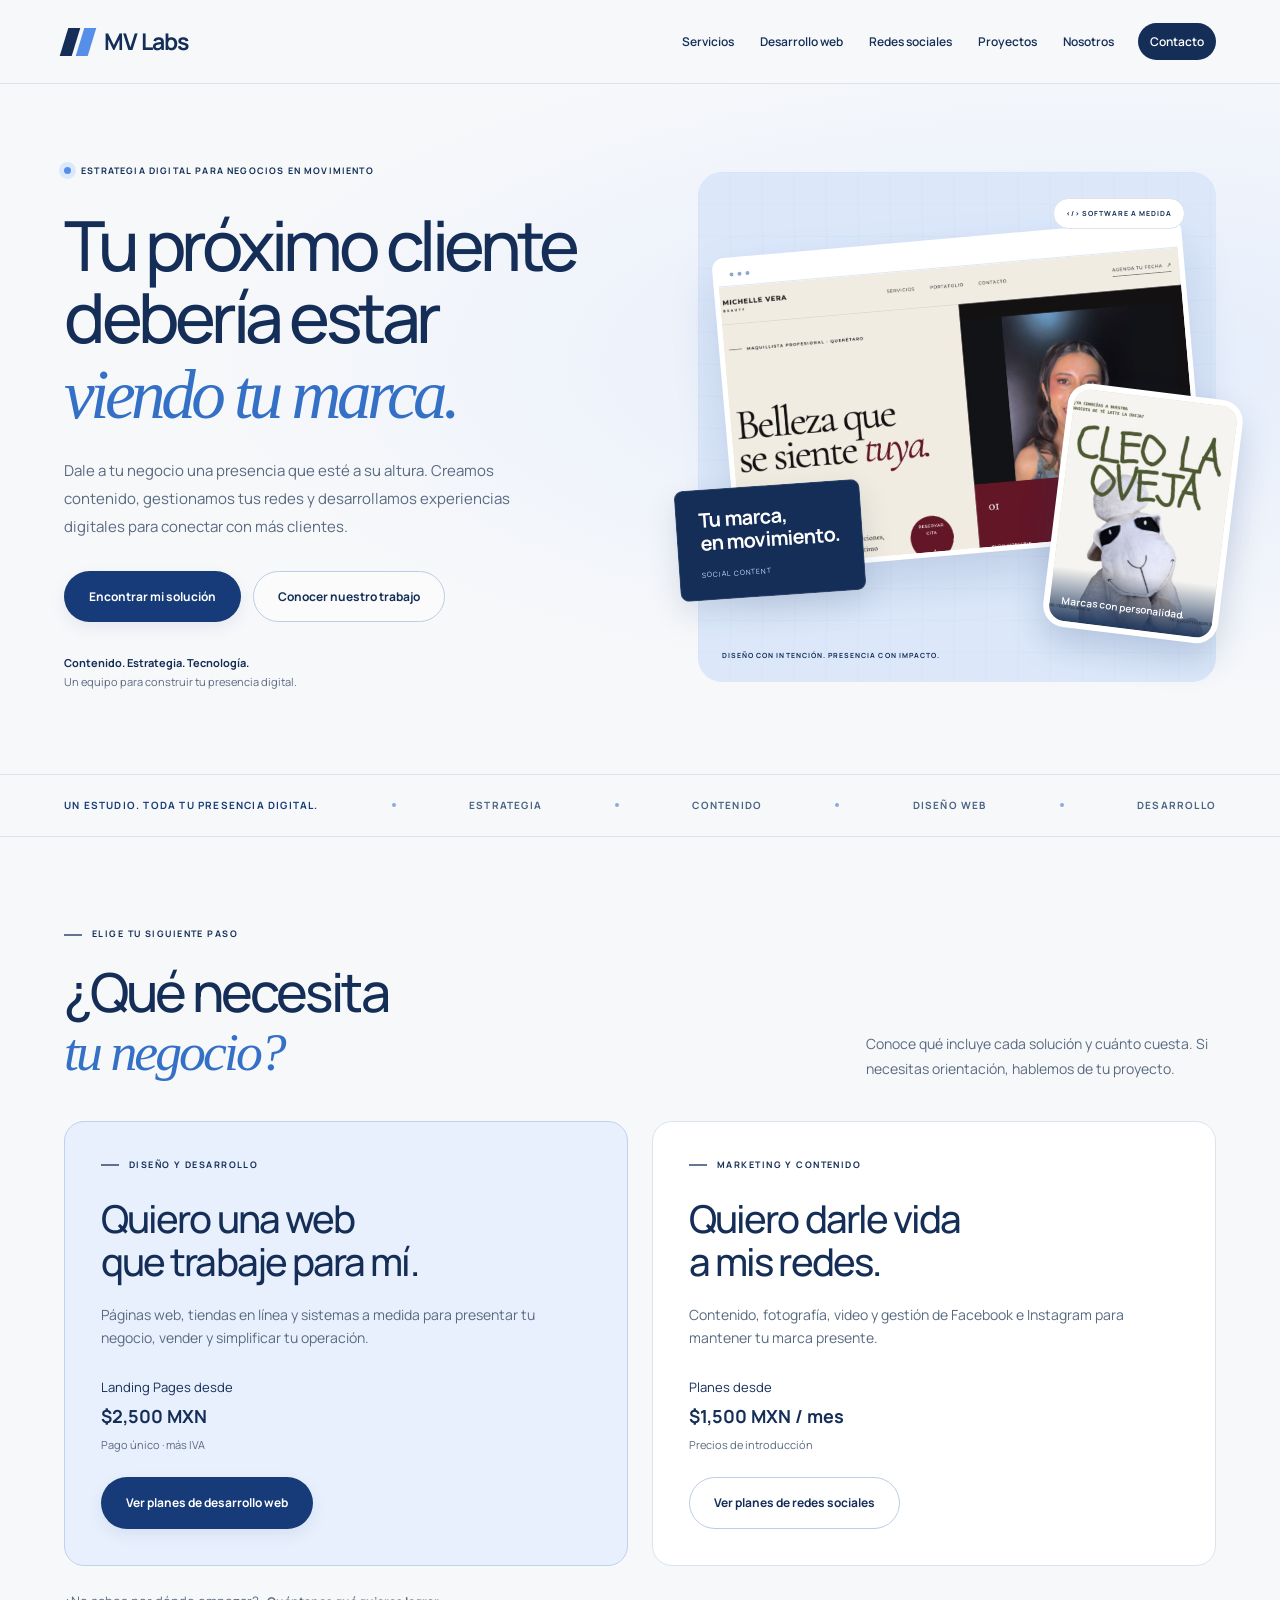
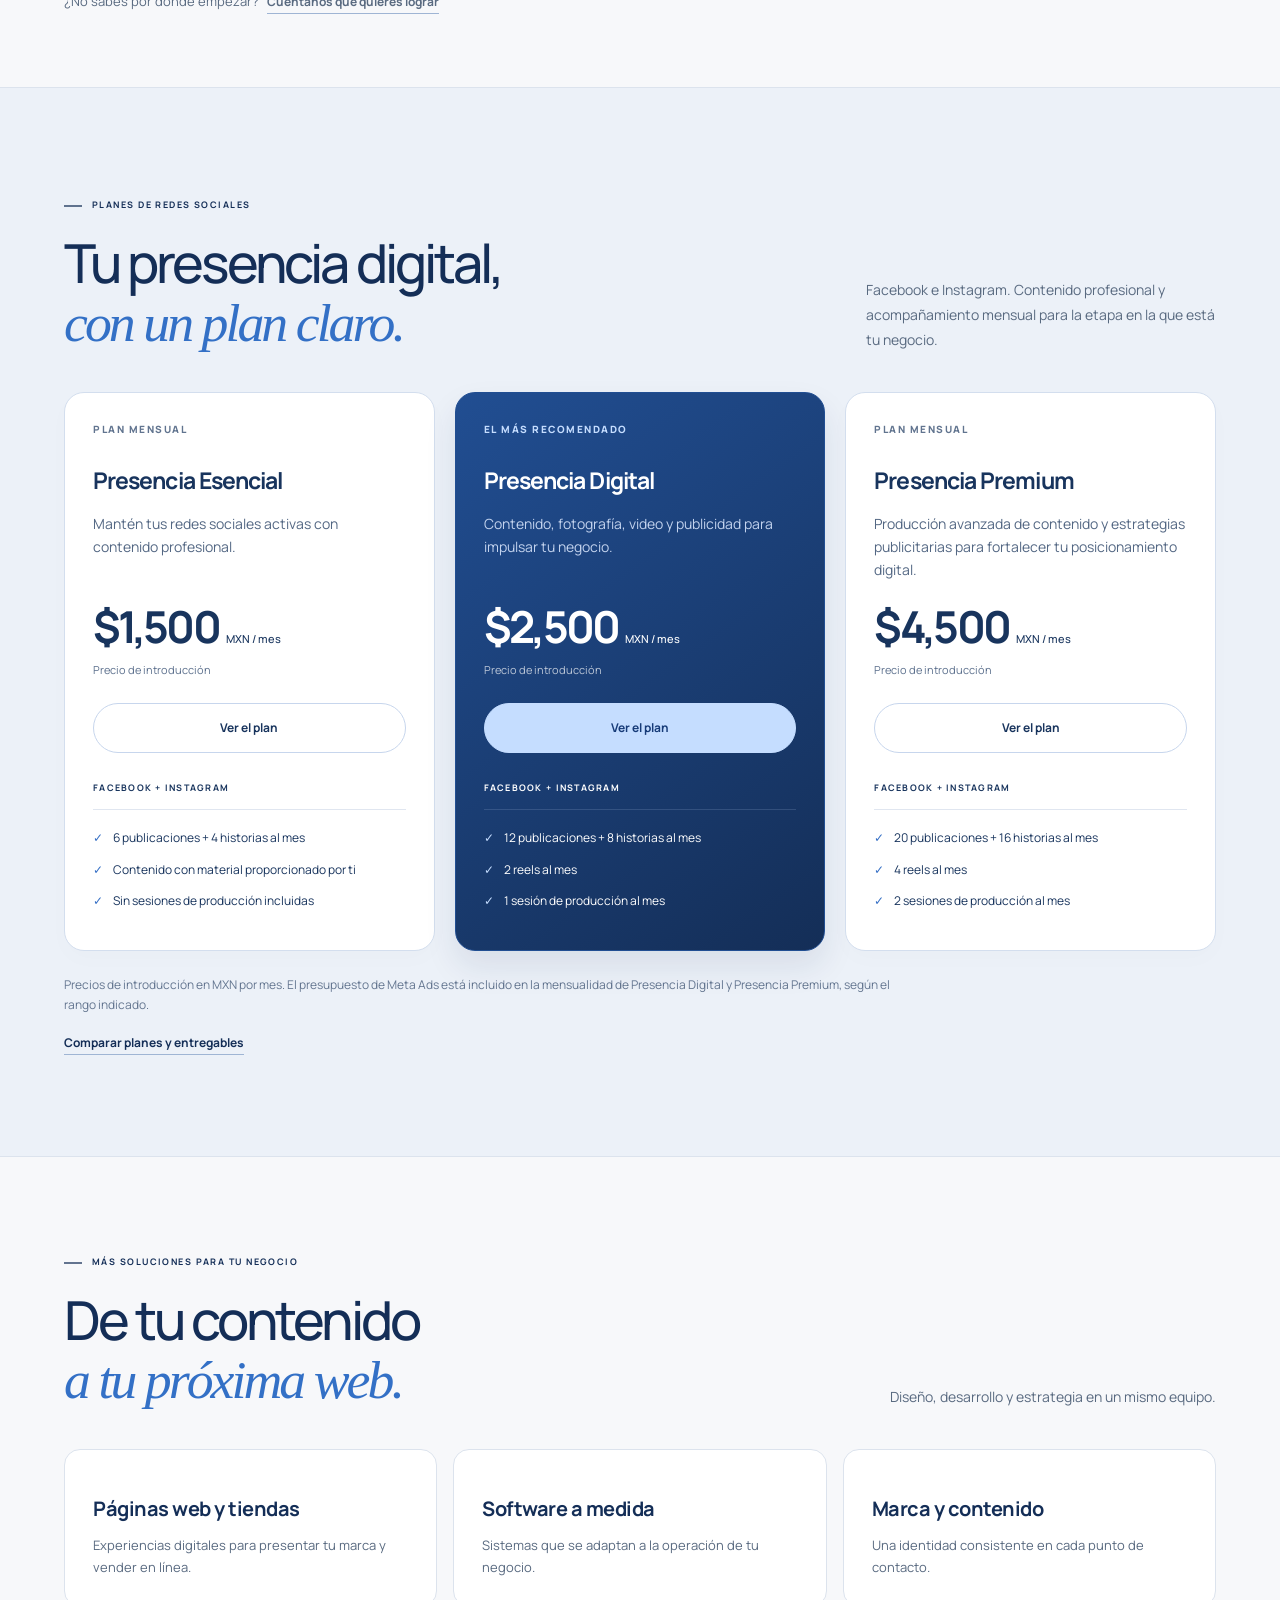
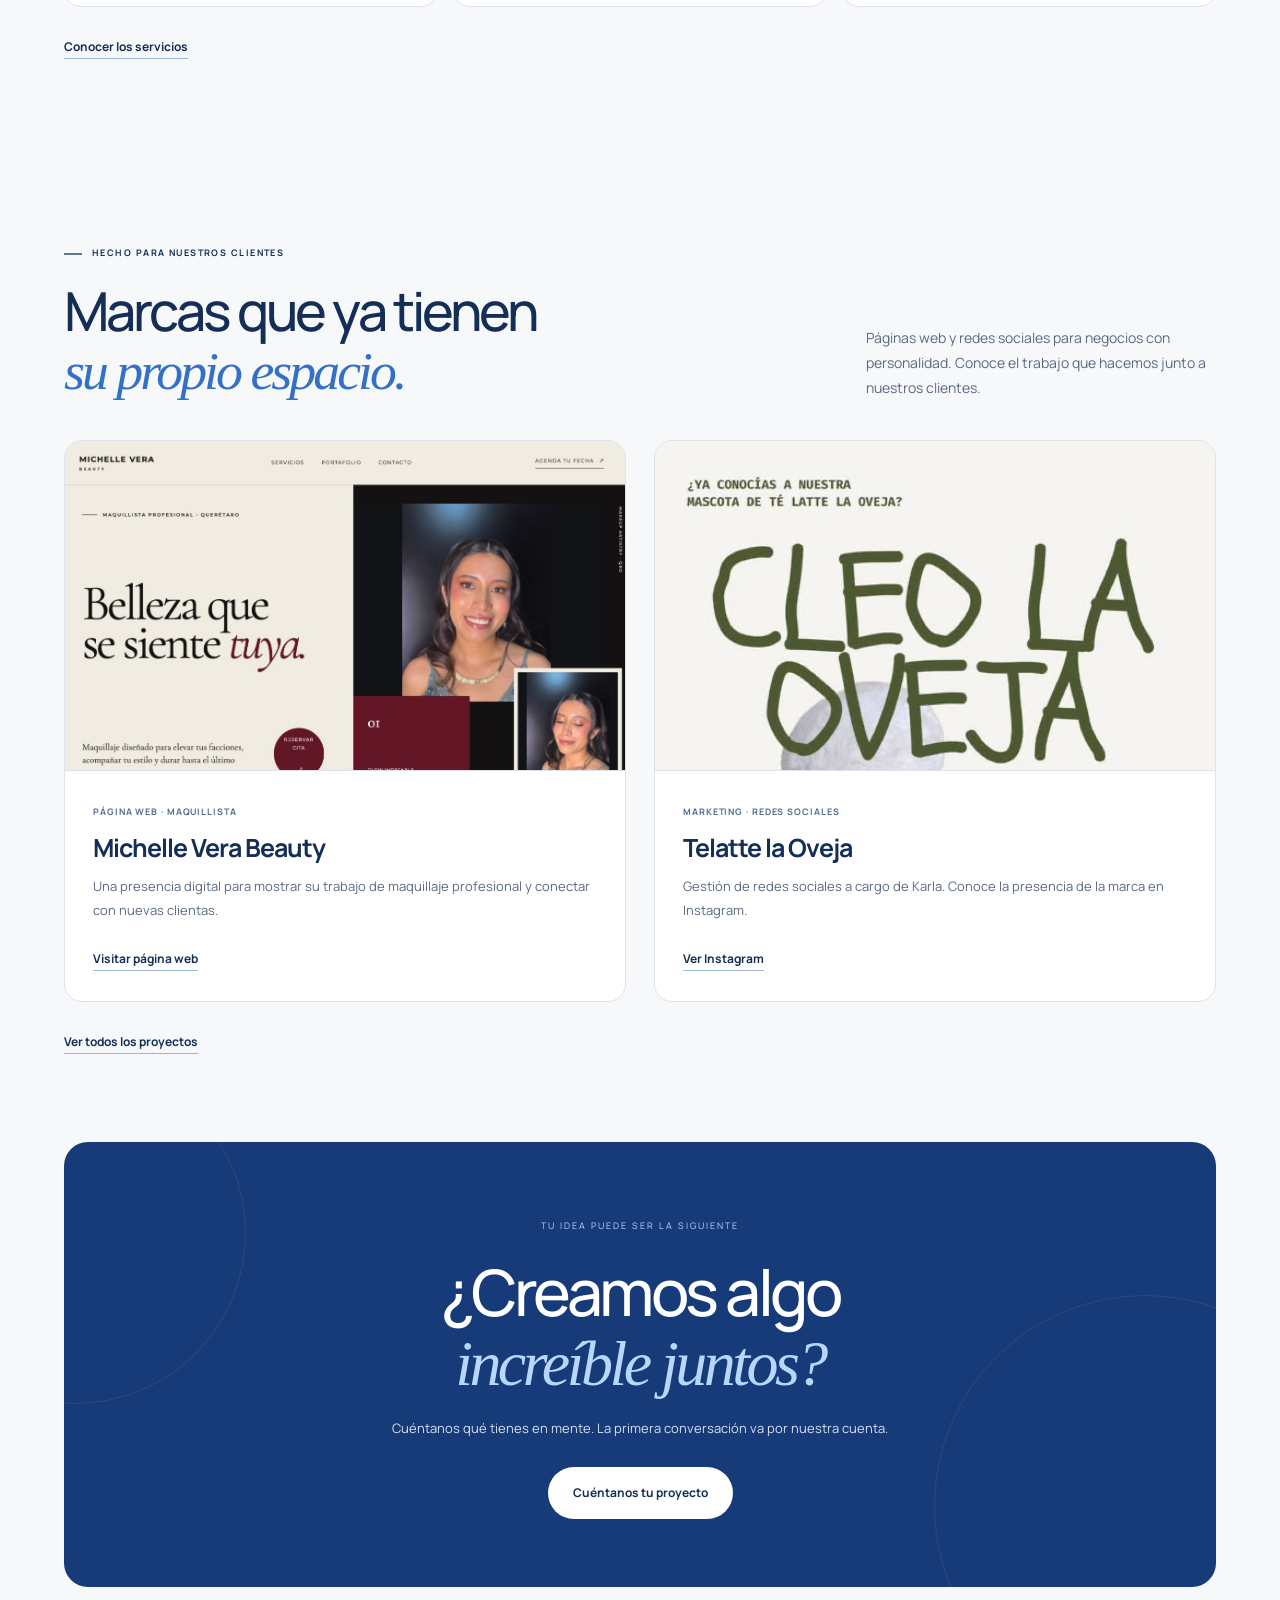
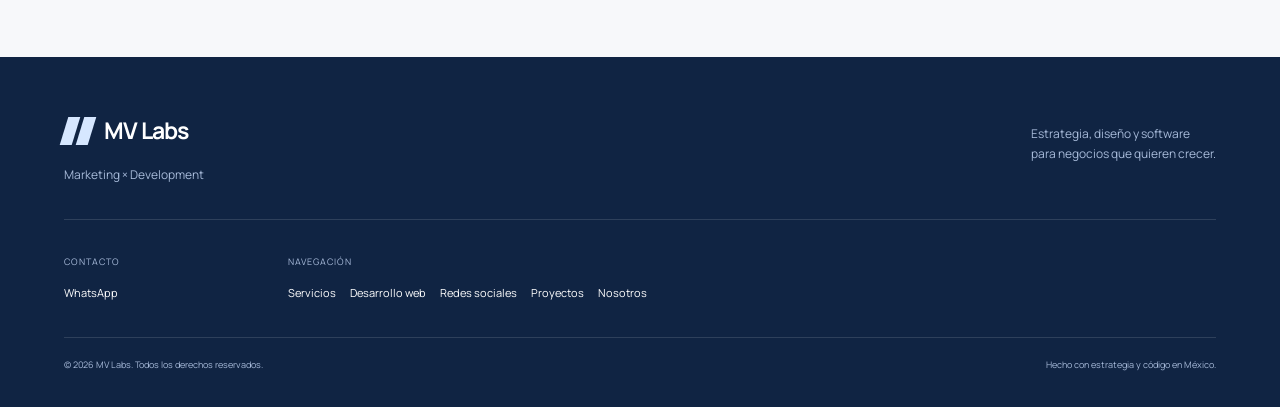
<file: index.html>
<!doctype html>
<html lang="es">

<head>
  <meta charset="UTF-8" />
  <meta name="viewport" content="width=device-width, initial-scale=1.0" />
  <meta name="theme-color" content="#173b78" />
  <meta name="description" content="Contenido, redes sociales y soluciones digitales para hacer crecer tu negocio." />
  <meta property="og:title" content="Marketing y desarrollo — MV Labs" />
  <meta property="og:description" content="Construimos experiencias digitales que hacen crecer negocios." />
  <meta property="og:type" content="website" />
  <title>Marketing y desarrollo — MV Labs</title>
  <link rel="preconnect" href="https://fonts.googleapis.com" />
  <link rel="preconnect" href="https://fonts.gstatic.com" crossorigin />
  <link
    href="https://fonts.googleapis.com/css2?family=DM+Sans:wght@400;500;600&family=Manrope:wght@400;500;600;700&display=swap"
    rel="stylesheet" />
  <link rel="stylesheet" href="styles.css?v=studio-1" />
  <link rel="stylesheet" href="design.css?v=navigation-2" />
    <script type="application/ld+json">
      {"@context":"https://schema.org","@type":"ProfessionalService","name":"MV Labs","description":"Estudio digital de marketing, diseño y desarrollo de software."}
    </script>
  <link rel="icon" href="/favicon.ico" sizes="any" />
  <link rel="icon" href="/favicon.svg" type="image/svg+xml" />
  <link rel="icon" href="/favicon-32.png" type="image/png" sizes="32x32" />
  <link rel="apple-touch-icon" href="/apple-touch-icon.png" sizes="180x180" />
</head>

<body>
  <a class="skip-link" href="#main">Ir al contenido</a>
  <header class="site-header" id="inicio">
    <a class="brand" href="index.html" aria-label="MV Labs, inicio">
      <span class="brand-mark" aria-hidden="true"><i></i><i></i></span>
      <span>MV Labs</span>
    </a>
    <nav class="desktop-nav" aria-label="Navegación principal">
      <a href="servicios.html">Servicios</a><a href="precios.html">Desarrollo web</a><a href="planes.html">Redes sociales</a><a href="proyectos.html">Proyectos</a><a
        href="nosotros.html">Nosotros</a><a href="contacto.html">Contacto</a>
    </nav>
    <button class="menu-toggle" aria-expanded="false" aria-controls="mobile-nav"
      aria-label="Abrir menú"><span></span><span></span></button>
    <nav class="mobile-nav" id="mobile-nav" aria-label="Navegación móvil">
      <a href="servicios.html">Servicios</a><a href="precios.html">Desarrollo web</a><a href="planes.html">Redes sociales</a><a href="proyectos.html">Proyectos</a><a
        href="nosotros.html">Nosotros</a><a href="contacto.html">Contacto</a>
    </nav>
  </header>
  <main id="main">
    <section class="hero section-pad">
      <div class="hero-copy reveal">
        <div class="eyebrow"><span></span> ESTRATEGIA DIGITAL PARA NEGOCIOS EN MOVIMIENTO</div>
        <h1>Tu próximo cliente<br>debería estar <em>viendo tu marca.</em></h1>
        <p>Dale a tu negocio una presencia que esté a su altura. Creamos contenido, gestionamos tus redes y
          desarrollamos experiencias digitales para conectar con más clientes.</p>
        <div class="hero-actions">
          <a class="button button-dark" href="#soluciones">Encontrar mi solución</a>
          <a class="button button-ghost" href="proyectos.html">Conocer nuestro trabajo</a>
        </div>
        <div class="hero-trust">
          <p><strong>Contenido. Estrategia. Tecnología.</strong><br>Un equipo para construir tu presencia digital.</p>
        </div>
      </div>
      <div class="hero-visual reveal" aria-label="Muestra de productos digitales creados por MV Labs">
        <div class="visual-grid"></div>
        <div class="browser-card">
          <div class="mini-bar"><i></i><i></i><i></i></div>
          <img class="hero-site-preview" src="assets/projects/michelle-vera.jpg" alt="Página web de Michelle Vera Beauty creada por MV Labs" width="1200" height="760" />
        </div>
        <div class="phone-card">
          <img src="assets/projects/telattela.jpg" alt="Identidad de Telatte la Oveja, cliente de redes sociales" width="400" height="600" />
          <p class="phone-caption">Marcas con personalidad.</p>
        </div>
        <div class="social-card"><strong>Tu marca,<br>en movimiento.</strong><small>SOCIAL CONTENT</small></div>
        <div class="code-chip">&lt;/&gt; SOFTWARE A MEDIDA</div>
        <div class="spark spark-one">✦</div>
        <div class="spark spark-two">✦</div>
      </div>
    </section>
    <div class="studio-strip section-pad" aria-label="Áreas del estudio"><span>UN ESTUDIO. TODA TU PRESENCIA DIGITAL.</span><i aria-hidden="true"></i><span>ESTRATEGIA</span><i aria-hidden="true"></i><span>CONTENIDO</span><i aria-hidden="true"></i><span>DISEÑO WEB</span><i aria-hidden="true"></i><span>DESARROLLO</span></div>
    <section class="solution-paths section-pad" id="soluciones" aria-labelledby="solutions-title">
      <div class="section-heading"><div><span class="section-index">ELIGE TU SIGUIENTE PASO</span><h2 id="solutions-title">¿Qué necesita<br><em>tu negocio?</em></h2></div><p>Conoce qué incluye cada solución y cuánto cuesta. Si necesitas orientación, hablemos de tu proyecto.</p></div>
      <div class="solution-grid">
        <article class="solution-card solution-card-dev"><span class="section-index">DISEÑO Y DESARROLLO</span><h3>Quiero una web<br>que trabaje para mí.</h3><p>Páginas web, tiendas en línea y sistemas a medida para presentar tu negocio, vender y simplificar tu operación.</p><p class="solution-price">Landing Pages desde <strong>$2,500 MXN</strong><small>Pago único · más IVA</small></p><a class="button button-dark" href="precios.html">Ver planes de desarrollo web</a></article>
        <article class="solution-card"><span class="section-index">MARKETING Y CONTENIDO</span><h3>Quiero darle vida<br>a mis redes.</h3><p>Contenido, fotografía, video y gestión de Facebook e Instagram para mantener tu marca presente.</p><p class="solution-price">Planes desde <strong>$1,500 MXN / mes</strong><small>Precios de introducción</small></p><a class="button button-ghost" href="planes.html">Ver planes de redes sociales</a></article>
      </div>
      <p class="solution-help">¿No sabes por dónde empezar? <a class="text-link" href="contacto.html">Cuéntanos qué quieres lograr</a></p>
    </section>
    <section class="plans-section section-pad" id="planes" aria-labelledby="plans-title">
      <div class="section-heading">
        <div><span class="section-index">PLANES DE REDES SOCIALES</span>
          <h2 id="plans-title">Tu presencia digital,<br><em>con un plan claro.</em></h2>
        </div>
        <p>Facebook e Instagram. Contenido profesional y acompañamiento mensual para la etapa en la que está tu negocio.
        </p>
      </div>
      <div data-plans data-compact class="plans-grid"></div>
      <p class="plans-note">Precios de introducción en MXN por mes. El presupuesto de Meta Ads está incluido en la
        mensualidad de Presencia Digital y Presencia Premium, según el rango indicado.</p>
      <a class="text-link" href="planes.html">Comparar planes y entregables</a>
    </section>
    <section class="services section-pad">
      <div class="section-heading">
        <div><span class="section-index">MÁS SOLUCIONES PARA TU NEGOCIO</span>
          <h2>De tu contenido<br><em>a tu próxima web.</em></h2>
        </div>
        <p>Diseño, desarrollo y estrategia en un mismo equipo.</p>
      </div>
      <div class="services-grid">
        <article class="service-card">
          <h3>Páginas web y tiendas</h3>
          <p>Experiencias digitales para presentar tu marca y vender en línea.</p>
        </article>
        <article class="service-card">
          <h3>Software a medida</h3>
          <p>Sistemas que se adaptan a la operación de tu negocio.</p>
        </article>
        <article class="service-card">
          <h3>Marca y contenido</h3>
          <p>Una identidad consistente en cada punto de contacto.</p>
        </article>
      </div><a class="text-link" href="servicios.html">Conocer los servicios</a>
    </section>
    <section class="work section-pad" aria-labelledby="clients-title">
      <div class="section-heading"><div><span class="section-index">HECHO PARA NUESTROS CLIENTES</span><h2 id="clients-title">Marcas que ya tienen<br><em>su propio espacio.</em></h2></div><p>Páginas web y redes sociales para negocios con personalidad. Conoce el trabajo que hacemos junto a nuestros clientes.</p></div>
      <div class="projects" id="client-projects-home"></div>
      <a class="text-link" href="proyectos.html">Ver todos los proyectos</a>
    </section>
    <section class="cta section-pad" id="contacto">
      <div class="cta-inner reveal">
        <div class="cta-mark" aria-hidden="true">✦</div><span>TU IDEA PUEDE SER LA SIGUIENTE</span>
        <h2>¿Creamos algo<br /><em>increíble juntos?</em></h2>
        <p>Cuéntanos qué tienes en mente. La primera conversación va por nuestra cuenta.</p><a
          class="button button-light" href="contacto.html">Cuéntanos tu proyecto</a>
      </div>
    </section>
  </main>
  <footer class="footer section-pad">
    <div class="footer-main">
      <div><a class="brand brand-footer" href="index.html" aria-current="page"><span
            class="brand-mark"><i></i><i></i></span><span>MV Labs</span></a>
        <p>Marketing × Development</p>
      </div>
      <p class="footer-note">Estrategia, diseño y software<br />para negocios que quieren crecer.</p>
    </div>
    <div class="footer-links">
      <div><span>CONTACTO</span><a
          href="https://wa.me/524427421651?text=Hola%20MV%20Labs%2C%20quiero%20informaci%C3%B3n%20sobre%20sus%20servicios."
          target="_blank" rel="noopener noreferrer">WhatsApp</a></div>
      <div><span>NAVEGACIÓN</span><a href="servicios.html">Servicios</a><a href="precios.html">Desarrollo web</a><a href="planes.html">Redes sociales</a><a
          href="proyectos.html">Proyectos</a><a href="nosotros.html">Nosotros</a></div>
    </div>
    <div class="footer-bottom">
      <p>© <span id="year"></span> MV Labs. Todos los derechos reservados.</p>
      <p>Hecho con estrategia y código en México.</p>
    </div>
  </footer>
  <script src="plans.js?v=pages-3" type="module"></script>
  <script src="app.js?v=studio-1" type="module"></script>
</body>

</html>
</file>
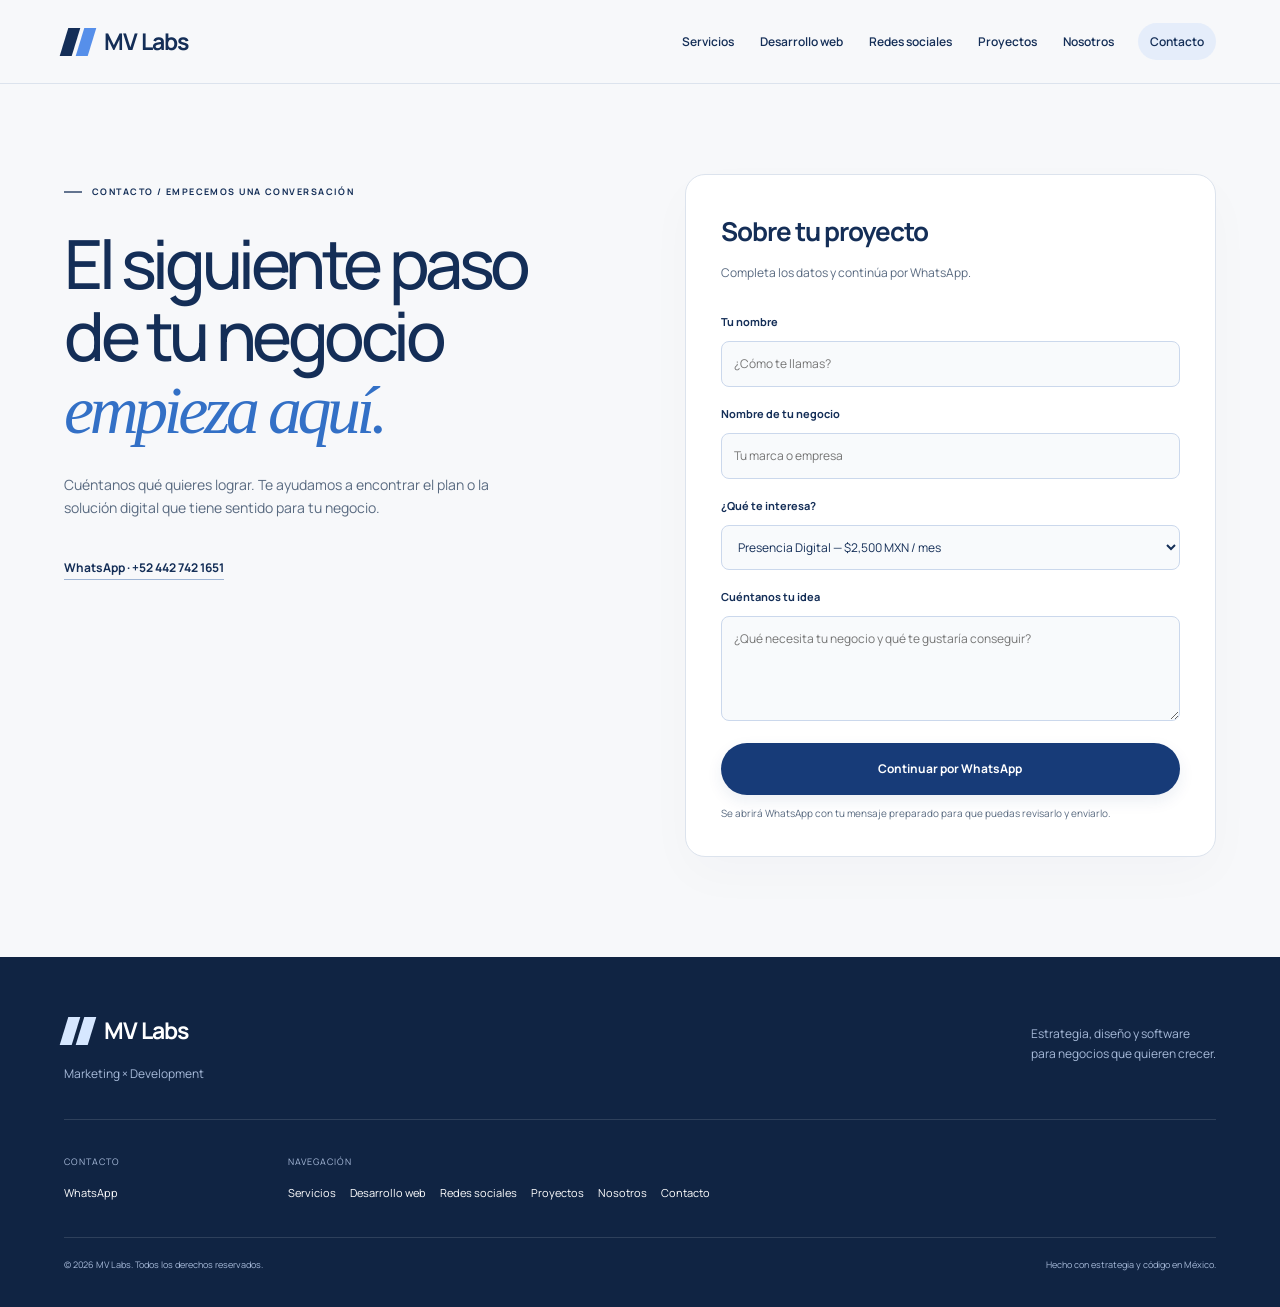
<file: contacto.html>
<!doctype html>
<html lang="es">
  <head>
    <meta charset="UTF-8" />
    <meta name="viewport" content="width=device-width, initial-scale=1.0" />
    <meta name="theme-color" content="#173b78" />
    <meta name="description" content="Hablemos de tu negocio. Contacta a MV Labs para planes de redes sociales, diseño web y software a medida." />
    <meta property="og:title" content="MV Labs — Marketing × Development" />
    <meta property="og:description" content="Construimos experiencias digitales que hacen crecer negocios." />
    <meta property="og:type" content="website" />
    <title>Contacto — MV Labs</title>
    <link rel="preconnect" href="https://fonts.googleapis.com" />
    <link rel="preconnect" href="https://fonts.gstatic.com" crossorigin />
    <link href="https://fonts.googleapis.com/css2?family=DM+Sans:wght@400;500;600&family=Manrope:wght@400;500;600;700&display=swap" rel="stylesheet" />
    <link rel="stylesheet" href="styles.css?v=studio-1" />
    <link rel="stylesheet" href="design.css?v=navigation-2" />
    <script type="application/ld+json">
      {"@context":"https://schema.org","@type":"ProfessionalService","name":"MV Labs","description":"Estudio digital de marketing, diseño y desarrollo de software."}
    </script>
    <link rel="icon" href="/favicon.ico" sizes="any" />
  <link rel="icon" href="/favicon.svg" type="image/svg+xml" />
  <link rel="icon" href="/favicon-32.png" type="image/png" sizes="32x32" />
  <link rel="apple-touch-icon" href="/apple-touch-icon.png" sizes="180x180" />
</head>
  <body>
    <a class="skip-link" href="#main">Ir al contenido</a>
    <header class="site-header" id="inicio">
      <a class="brand" href="index.html" aria-label="MV Labs, inicio">
        <span class="brand-mark" aria-hidden="true"><i></i><i></i></span>
        <span>MV Labs</span>
      </a>
      <nav class="desktop-nav" aria-label="Navegación principal">
        <a href="servicios.html">Servicios</a><a href="precios.html">Desarrollo web</a><a href="planes.html">Redes sociales</a><a href="proyectos.html">Proyectos</a><a href="nosotros.html">Nosotros</a><a href="contacto.html" aria-current="page">Contacto</a>
      </nav>
      <button class="menu-toggle" aria-expanded="false" aria-controls="mobile-nav" aria-label="Abrir menú"><span></span><span></span></button>
      <nav class="mobile-nav" id="mobile-nav" aria-label="Navegación móvil">
        <a href="servicios.html">Servicios</a><a href="precios.html">Desarrollo web</a><a href="planes.html">Redes sociales</a><a href="proyectos.html">Proyectos</a><a href="nosotros.html">Nosotros</a><a href="contacto.html" aria-current="page">Contacto</a>
      </nav>
    </header>
    <main id="main" class="contact-page section-pad">
      <div class="contact-intro"><span class="section-index">CONTACTO / EMPECEMOS UNA CONVERSACIÓN</span><h1>El siguiente paso<br>de tu negocio<br><em>empieza aquí.</em></h1><p>Cuéntanos qué quieres lograr. Te ayudamos a encontrar el plan o la solución digital que tiene sentido para tu negocio.</p><a class="text-link" href="https://wa.me/524427421651" target="_blank" rel="noopener noreferrer">WhatsApp · +52 442 742 1651</a></div>
      <form id="contact-form" class="contact-form"><h2>Sobre tu proyecto</h2><p>Completa los datos y continúa por WhatsApp.</p><label for="name">Tu nombre</label><input id="name" name="name" autocomplete="name" required maxlength="100" placeholder="¿Cómo te llamas?"><label for="business">Nombre de tu negocio</label><input id="business" name="business" autocomplete="organization" maxlength="150" placeholder="Tu marca o empresa"><label for="service">¿Qué te interesa?</label><select id="service" name="service"><option>Presencia Esencial — $1,500 MXN / mes</option><option selected>Presencia Digital — $2,500 MXN / mes</option><option>Presencia Premium — $4,500 MXN / mes</option><option>Página web o tienda en línea</option><option>Software a medida</option><option>Otro proyecto</option></select><label for="message">Cuéntanos tu idea</label><textarea id="message" name="message" rows="4" required maxlength="2000" placeholder="¿Qué necesita tu negocio y qué te gustaría conseguir?"></textarea><button class="button button-dark" type="submit">Continuar por WhatsApp</button><small>Se abrirá WhatsApp con tu mensaje preparado para que puedas revisarlo y enviarlo.</small></form>
    </main>
    <footer class="footer section-pad">
      <div class="footer-main"><div><a class="brand brand-footer" href="index.html"><span class="brand-mark"><i></i><i></i></span><span>MV Labs</span></a><p>Marketing × Development</p></div><p class="footer-note">Estrategia, diseño y software<br />para negocios que quieren crecer.</p></div>
      <div class="footer-links"><div><span>CONTACTO</span><a href="https://wa.me/524427421651?text=Hola%20MV%20Labs%2C%20quiero%20informaci%C3%B3n%20sobre%20sus%20servicios." target="_blank" rel="noopener noreferrer">WhatsApp</a></div><div><span>NAVEGACIÓN</span><a href="servicios.html">Servicios</a><a href="precios.html">Desarrollo web</a><a href="planes.html">Redes sociales</a><a href="proyectos.html">Proyectos</a><a href="nosotros.html">Nosotros</a><a href="contacto.html">Contacto</a></div></div>
      <div class="footer-bottom"><p>© <span id="year"></span> MV Labs. Todos los derechos reservados.</p><p>Hecho con estrategia y código en México.</p></div>
    </footer>
    <script src="contact.js?v=pages-3" type="module"></script>
  </body>
</html>
</file>
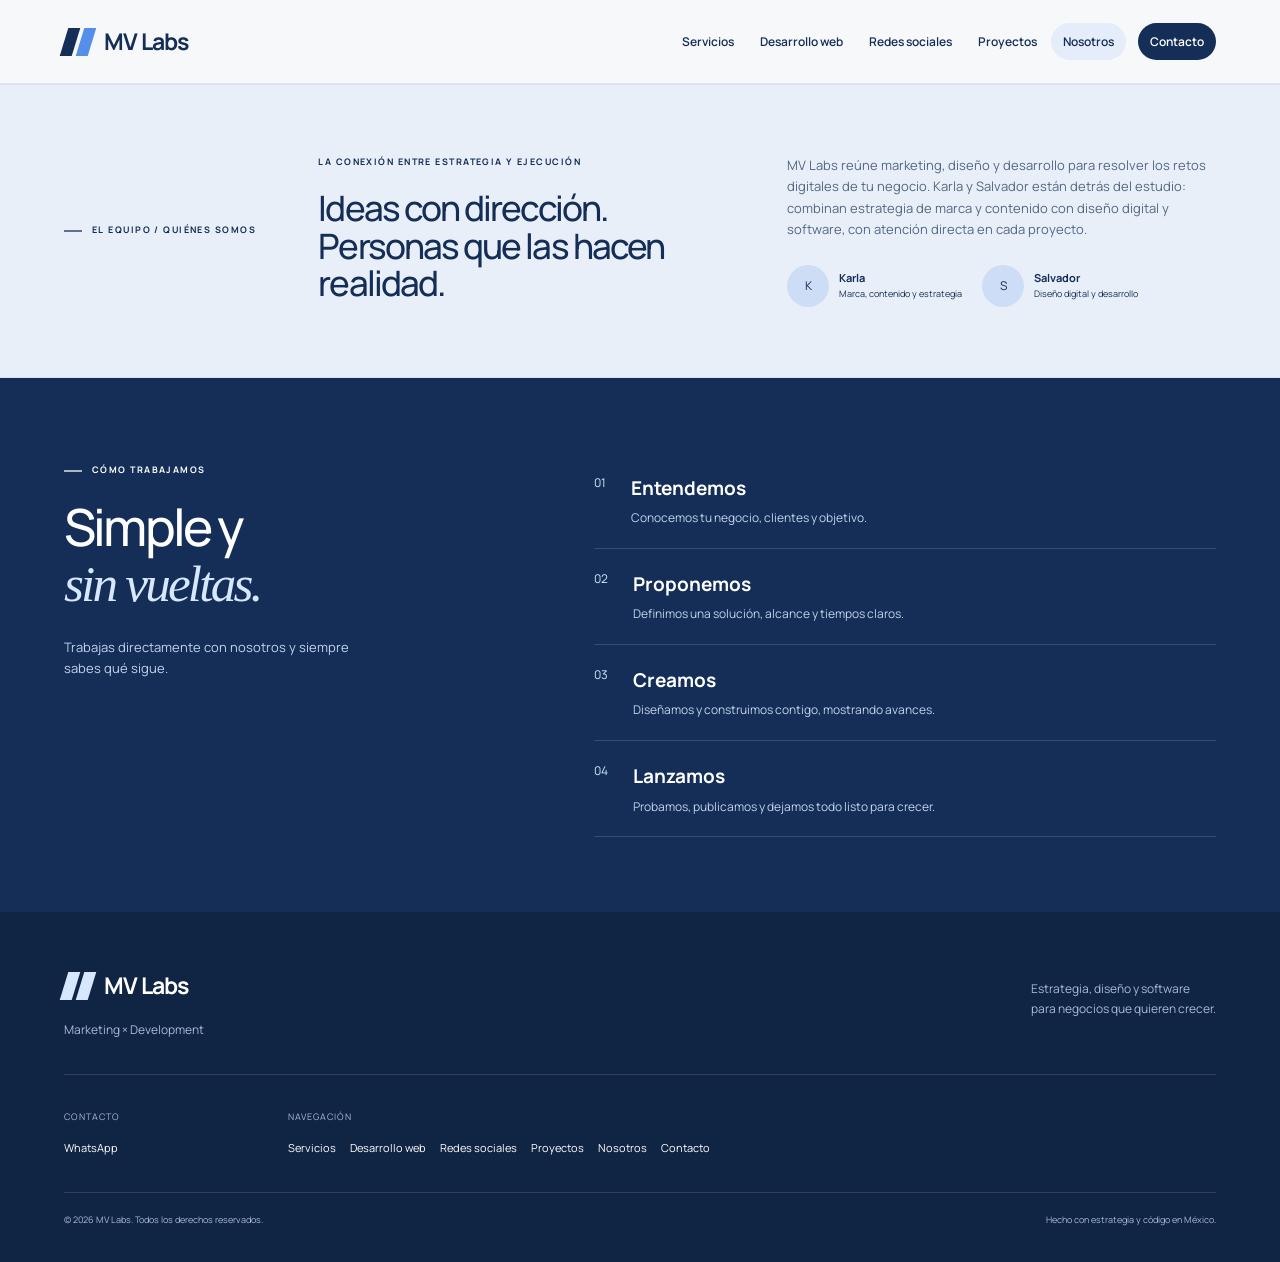
<file: nosotros.html>
<!doctype html>
<html lang="es">
  <head>
    <meta charset="UTF-8" />
    <meta name="viewport" content="width=device-width, initial-scale=1.0" />
    <meta name="theme-color" content="#173b78" />
    <meta name="description" content="Conoce al equipo de MV Labs y nuestra forma de trabajar." />
    <meta property="og:title" content="Quiénes somos — MV Labs" />
    <meta property="og:description" content="Construimos experiencias digitales que hacen crecer negocios." />
    <meta property="og:type" content="website" />
    <title>Quiénes somos — MV Labs</title>
    <link rel="preconnect" href="https://fonts.googleapis.com" />
    <link rel="preconnect" href="https://fonts.gstatic.com" crossorigin />
    <link href="https://fonts.googleapis.com/css2?family=DM+Sans:wght@400;500;600&family=Manrope:wght@400;500;600;700&display=swap" rel="stylesheet" />
    <link rel="stylesheet" href="styles.css?v=studio-1" />
    <link rel="stylesheet" href="design.css?v=navigation-2" />
    <script type="application/ld+json">
      {"@context":"https://schema.org","@type":"ProfessionalService","name":"MV Labs","description":"Estudio digital de marketing, diseño y desarrollo de software."}
    </script>
    <link rel="icon" href="/favicon.ico" sizes="any" />
  <link rel="icon" href="/favicon.svg" type="image/svg+xml" />
  <link rel="icon" href="/favicon-32.png" type="image/png" sizes="32x32" />
  <link rel="apple-touch-icon" href="/apple-touch-icon.png" sizes="180x180" />
</head>
  <body>
    <a class="skip-link" href="#main">Ir al contenido</a>
    <header class="site-header" id="inicio">
      <a class="brand" href="index.html" aria-label="MV Labs, inicio">
        <span class="brand-mark" aria-hidden="true"><i></i><i></i></span>
        <span>MV Labs</span>
      </a>
      <nav class="desktop-nav" aria-label="Navegación principal">
        <a href="servicios.html">Servicios</a><a href="precios.html">Desarrollo web</a><a href="planes.html">Redes sociales</a><a href="proyectos.html">Proyectos</a><a href="nosotros.html" aria-current="page">Nosotros</a><a href="contacto.html">Contacto</a>
      </nav>
      <button class="menu-toggle" aria-expanded="false" aria-controls="mobile-nav" aria-label="Abrir menú"><span></span><span></span></button>
      <nav class="mobile-nav" id="mobile-nav" aria-label="Navegación móvil">
        <a href="servicios.html">Servicios</a><a href="precios.html">Desarrollo web</a><a href="planes.html">Redes sociales</a><a href="proyectos.html">Proyectos</a><a href="nosotros.html" aria-current="page">Nosotros</a><a href="contacto.html">Contacto</a>
      </nav>
    </header>
    <main id="main">
      <section class="manifesto band section-pad" id="nosotros">
        <div class="section-index">EL EQUIPO / QUIÉNES SOMOS</div>
        <div class="manifesto-main"><p class="kicker">La conexión entre estrategia y ejecución</p><h1>Ideas con dirección.<br><span>Personas que las hacen realidad.</span></h1></div>
        <div class="manifesto-side"><p>MV Labs reúne marketing, diseño y desarrollo para resolver los retos digitales de tu negocio. Karla y Salvador están detrás del estudio: combinan estrategia de marca y contenido con diseño digital y software, con atención directa en cada proyecto.</p><div class="people"><div><span>K</span><p><strong>Karla</strong>Marca, contenido y estrategia</p></div><div><span>S</span><p><strong>Salvador</strong>Diseño digital y desarrollo</p></div></div></div>
      </section>      <section class="process section-pad" id="proceso">
        <div class="process-intro reveal"><span class="section-index">CÓMO TRABAJAMOS</span><h2>Simple y<br /><em>sin vueltas.</em></h2><p>Trabajas directamente con nosotros y siempre sabes qué sigue.</p></div>
        <ol class="timeline" id="timeline"></ol>
      </section>
    </main>
    <footer class="footer section-pad">
      <div class="footer-main"><div><a class="brand brand-footer" href="index.html"><span class="brand-mark"><i></i><i></i></span><span>MV Labs</span></a><p>Marketing × Development</p></div><p class="footer-note">Estrategia, diseño y software<br />para negocios que quieren crecer.</p></div>
      <div class="footer-links"><div><span>CONTACTO</span><a href="https://wa.me/524427421651?text=Hola%20MV%20Labs%2C%20quiero%20informaci%C3%B3n%20sobre%20sus%20servicios." target="_blank" rel="noopener noreferrer">WhatsApp</a></div><div><span>NAVEGACIÓN</span><a href="servicios.html">Servicios</a><a href="precios.html">Desarrollo web</a><a href="planes.html">Redes sociales</a><a href="proyectos.html">Proyectos</a><a href="nosotros.html" aria-current="page">Nosotros</a><a href="contacto.html">Contacto</a></div></div>
      <div class="footer-bottom"><p>© <span id="year"></span> MV Labs. Todos los derechos reservados.</p><p>Hecho con estrategia y código en México.</p></div>
    </footer>
    <script src="plans.js?v=pages-3" type="module"></script>
    <script src="app.js?v=studio-1" type="module"></script>
  </body>
</html>
</file>
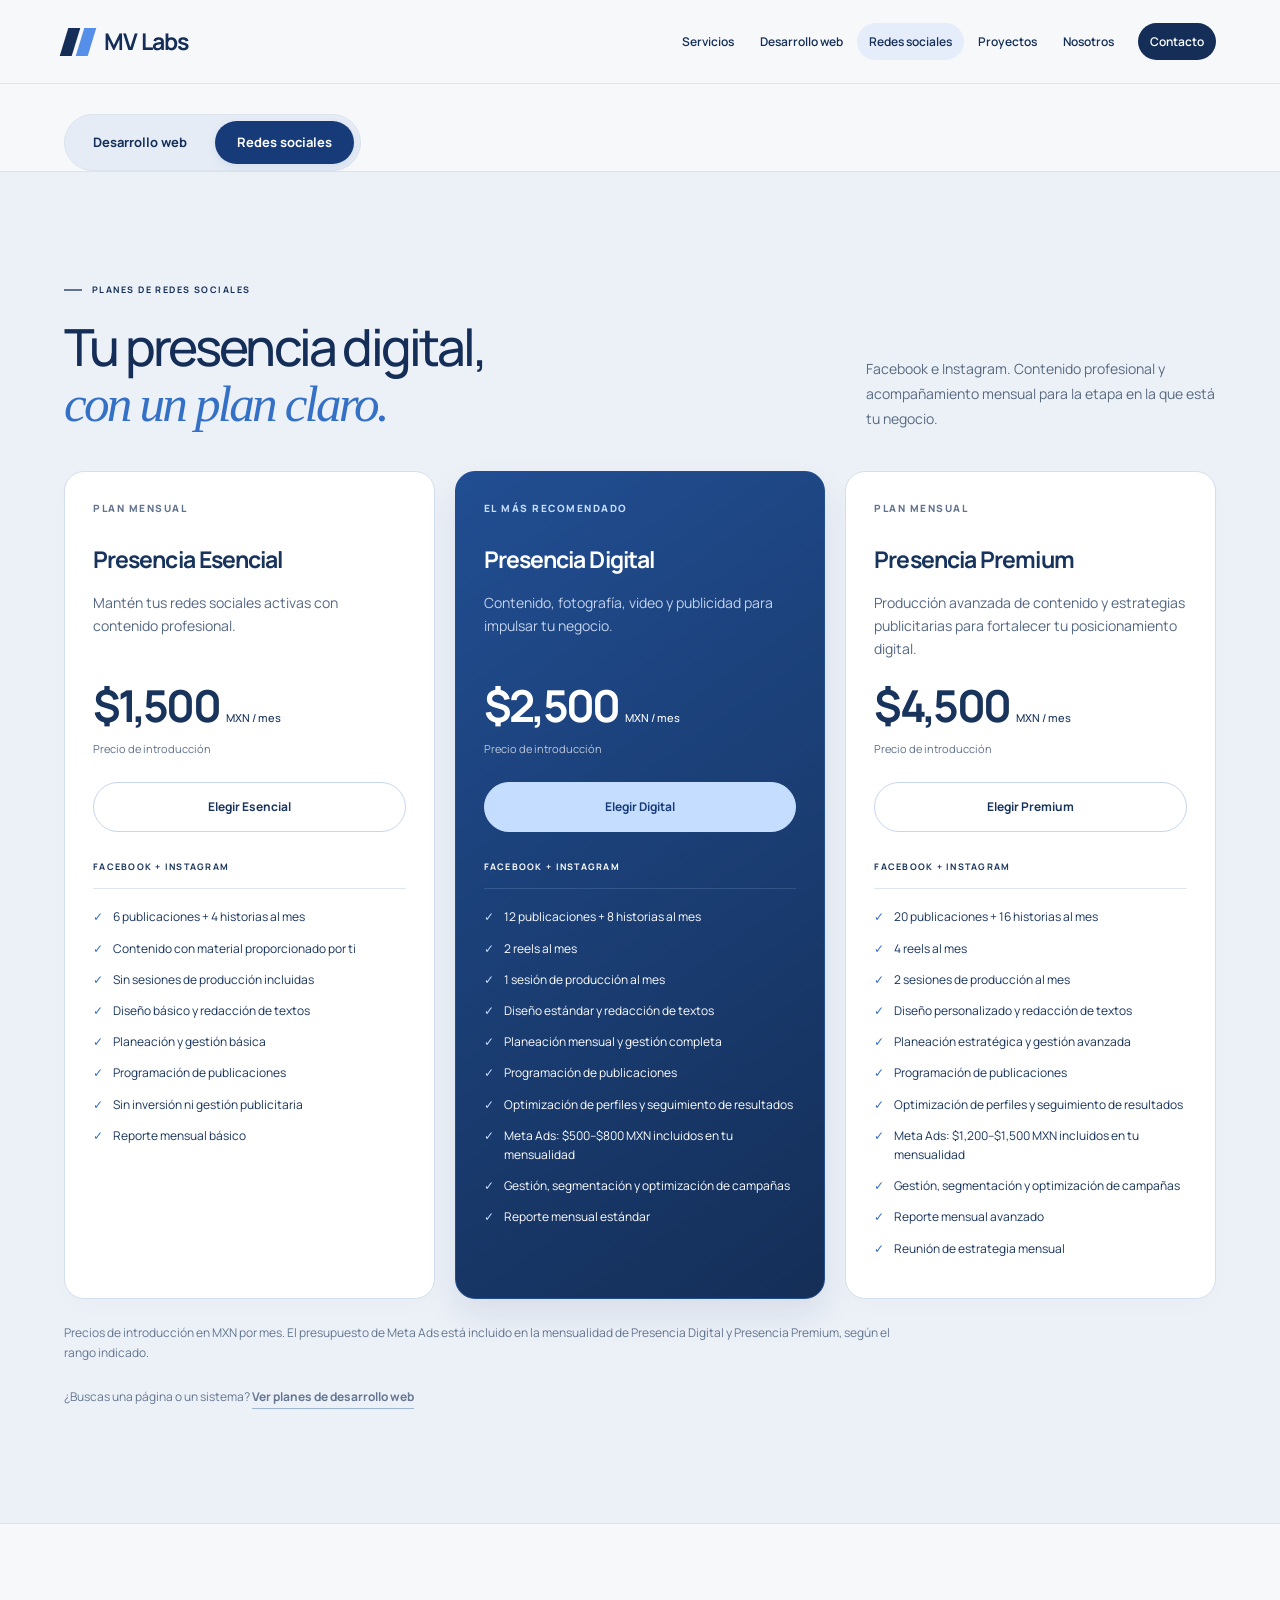
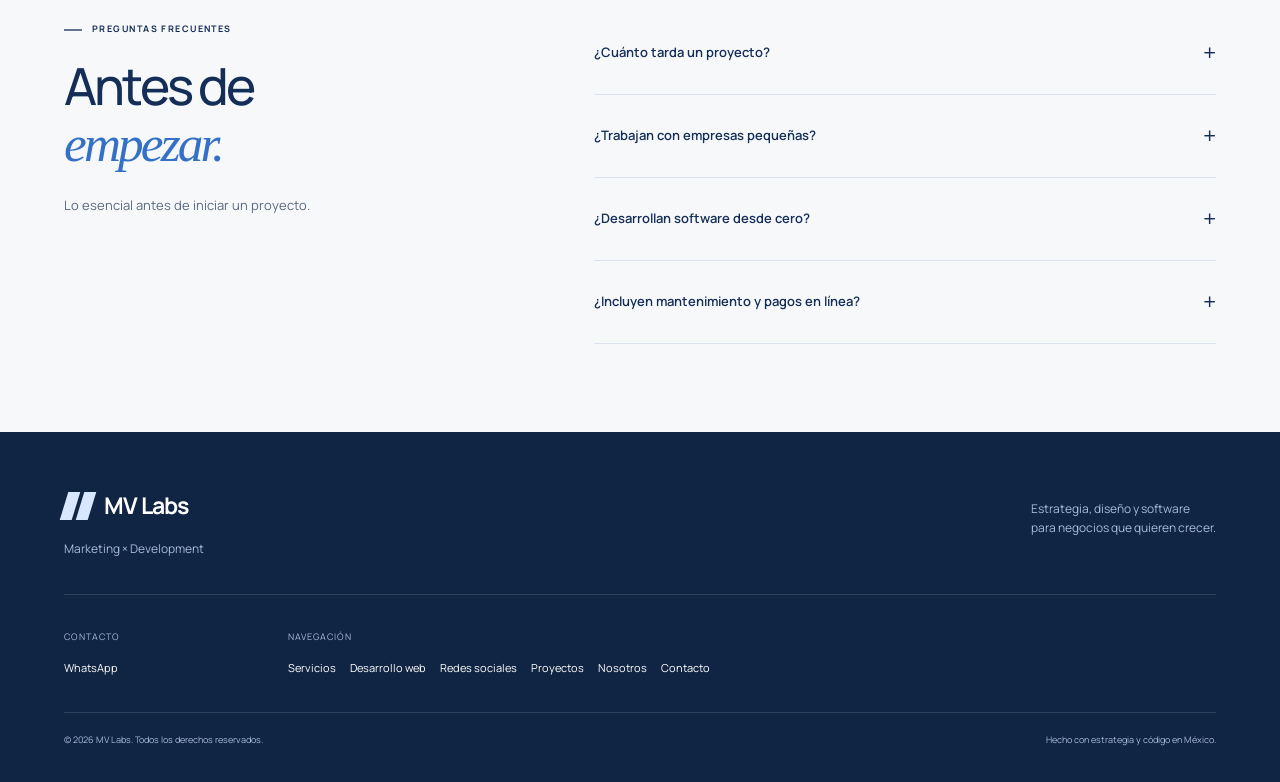
<file: planes.html>
<!doctype html>
<html lang="es">
  <head>
    <meta charset="UTF-8" />
    <meta name="viewport" content="width=device-width, initial-scale=1.0" />
    <meta name="theme-color" content="#173b78" />
    <meta name="description" content="Compara los planes mensuales de redes sociales de MV Labs. Meta Ads incluido en Digital y Premium." />
    <meta property="og:title" content="Planes de redes sociales — MV Labs" />
    <meta property="og:description" content="Construimos experiencias digitales que hacen crecer negocios." />
    <meta property="og:type" content="website" />
    <title>Planes de redes sociales — MV Labs</title>
    <link rel="preconnect" href="https://fonts.googleapis.com" />
    <link rel="preconnect" href="https://fonts.gstatic.com" crossorigin />
    <link href="https://fonts.googleapis.com/css2?family=DM+Sans:wght@400;500;600&family=Manrope:wght@400;500;600;700&display=swap" rel="stylesheet" />
    <link rel="stylesheet" href="styles.css?v=studio-1" />
    <link rel="stylesheet" href="design.css?v=navigation-2" />
    <script type="application/ld+json">
      {"@context":"https://schema.org","@type":"ProfessionalService","name":"MV Labs","description":"Estudio digital de marketing, diseño y desarrollo de software."}
    </script>
    <link rel="icon" href="/favicon.ico" sizes="any" />
  <link rel="icon" href="/favicon.svg" type="image/svg+xml" />
  <link rel="icon" href="/favicon-32.png" type="image/png" sizes="32x32" />
  <link rel="apple-touch-icon" href="/apple-touch-icon.png" sizes="180x180" />
</head>
  <body>
    <a class="skip-link" href="#main">Ir al contenido</a>
    <header class="site-header" id="inicio">
      <a class="brand" href="index.html" aria-label="MV Labs, inicio">
        <span class="brand-mark" aria-hidden="true"><i></i><i></i></span>
        <span>MV Labs</span>
      </a>
      <nav class="desktop-nav" aria-label="Navegación principal">
        <a href="servicios.html">Servicios</a><a href="precios.html">Desarrollo web</a><a href="planes.html" aria-current="page">Redes sociales</a><a href="proyectos.html">Proyectos</a><a href="nosotros.html">Nosotros</a><a href="contacto.html">Contacto</a>
      </nav>
      <button class="menu-toggle" aria-expanded="false" aria-controls="mobile-nav" aria-label="Abrir menú"><span></span><span></span></button>
      <nav class="mobile-nav" id="mobile-nav" aria-label="Navegación móvil">
        <a href="servicios.html">Servicios</a><a href="precios.html">Desarrollo web</a><a href="planes.html" aria-current="page">Redes sociales</a><a href="proyectos.html">Proyectos</a><a href="nosotros.html">Nosotros</a><a href="contacto.html">Contacto</a>
      </nav>
    </header>
    <main id="main">
      <div class="section-pad"><nav class="plan-switch" aria-label="Tipos de planes"><a href="precios.html">Desarrollo web</a><a href="planes.html" aria-current="page">Redes sociales</a></nav></div>
      <section class="plans-section section-pad" id="planes" aria-labelledby="plans-title">
        <div class="section-heading"><div><span class="section-index">PLANES DE REDES SOCIALES</span><h1 id="plans-title">Tu presencia digital,<br><em>con un plan claro.</em></h1></div><p>Facebook e Instagram. Contenido profesional y acompañamiento mensual para la etapa en la que está tu negocio.</p></div>
        <div data-plans class="plans-grid"></div>
        <p class="plans-note">Precios de introducción en MXN por mes. El presupuesto de Meta Ads está incluido en la mensualidad de Presencia Digital y Presencia Premium, según el rango indicado.</p>
        <p class="plans-note">¿Buscas una página o un sistema? <a class="text-link" href="precios.html">Ver planes de desarrollo web</a></p>
      </section>      <section class="faq section-pad">
        <div class="faq-intro reveal"><span class="section-index">PREGUNTAS FRECUENTES</span><h2>Antes de<br /><em>empezar.</em></h2><p>Lo esencial antes de iniciar un proyecto.</p></div>
        <div class="faq-list" id="faq-list"></div>
      </section>
    </main>
    <footer class="footer section-pad">
      <div class="footer-main"><div><a class="brand brand-footer" href="index.html"><span class="brand-mark"><i></i><i></i></span><span>MV Labs</span></a><p>Marketing × Development</p></div><p class="footer-note">Estrategia, diseño y software<br />para negocios que quieren crecer.</p></div>
      <div class="footer-links"><div><span>CONTACTO</span><a href="https://wa.me/524427421651?text=Hola%20MV%20Labs%2C%20quiero%20informaci%C3%B3n%20sobre%20sus%20servicios." target="_blank" rel="noopener noreferrer">WhatsApp</a></div><div><span>NAVEGACIÓN</span><a href="servicios.html">Servicios</a><a href="precios.html">Desarrollo web</a><a href="planes.html" aria-current="page">Redes sociales</a><a href="proyectos.html">Proyectos</a><a href="nosotros.html">Nosotros</a><a href="contacto.html">Contacto</a></div></div>
      <div class="footer-bottom"><p>© <span id="year"></span> MV Labs. Todos los derechos reservados.</p><p>Hecho con estrategia y código en México.</p></div>
    </footer>
    <script src="plans.js?v=pages-3" type="module"></script>
    <script src="app.js?v=studio-1" type="module"></script>
  </body>
</html>
</file>
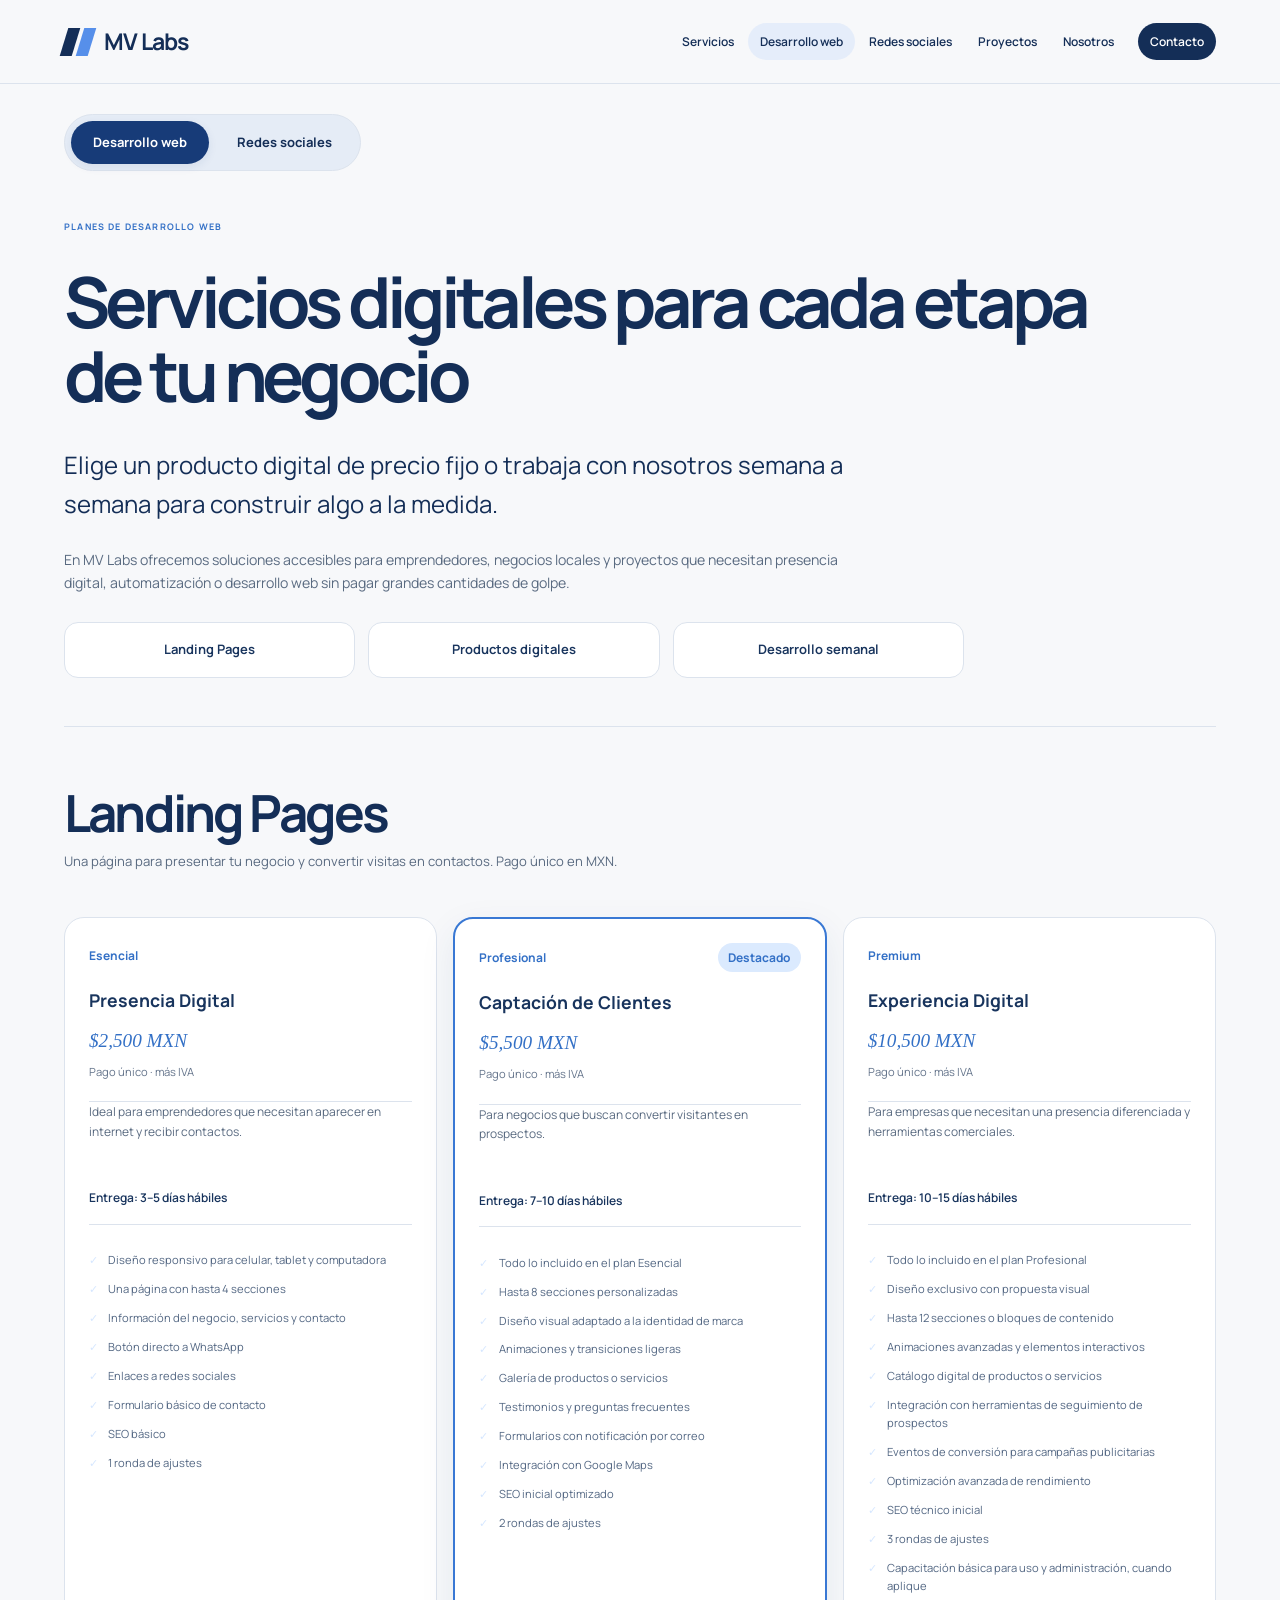
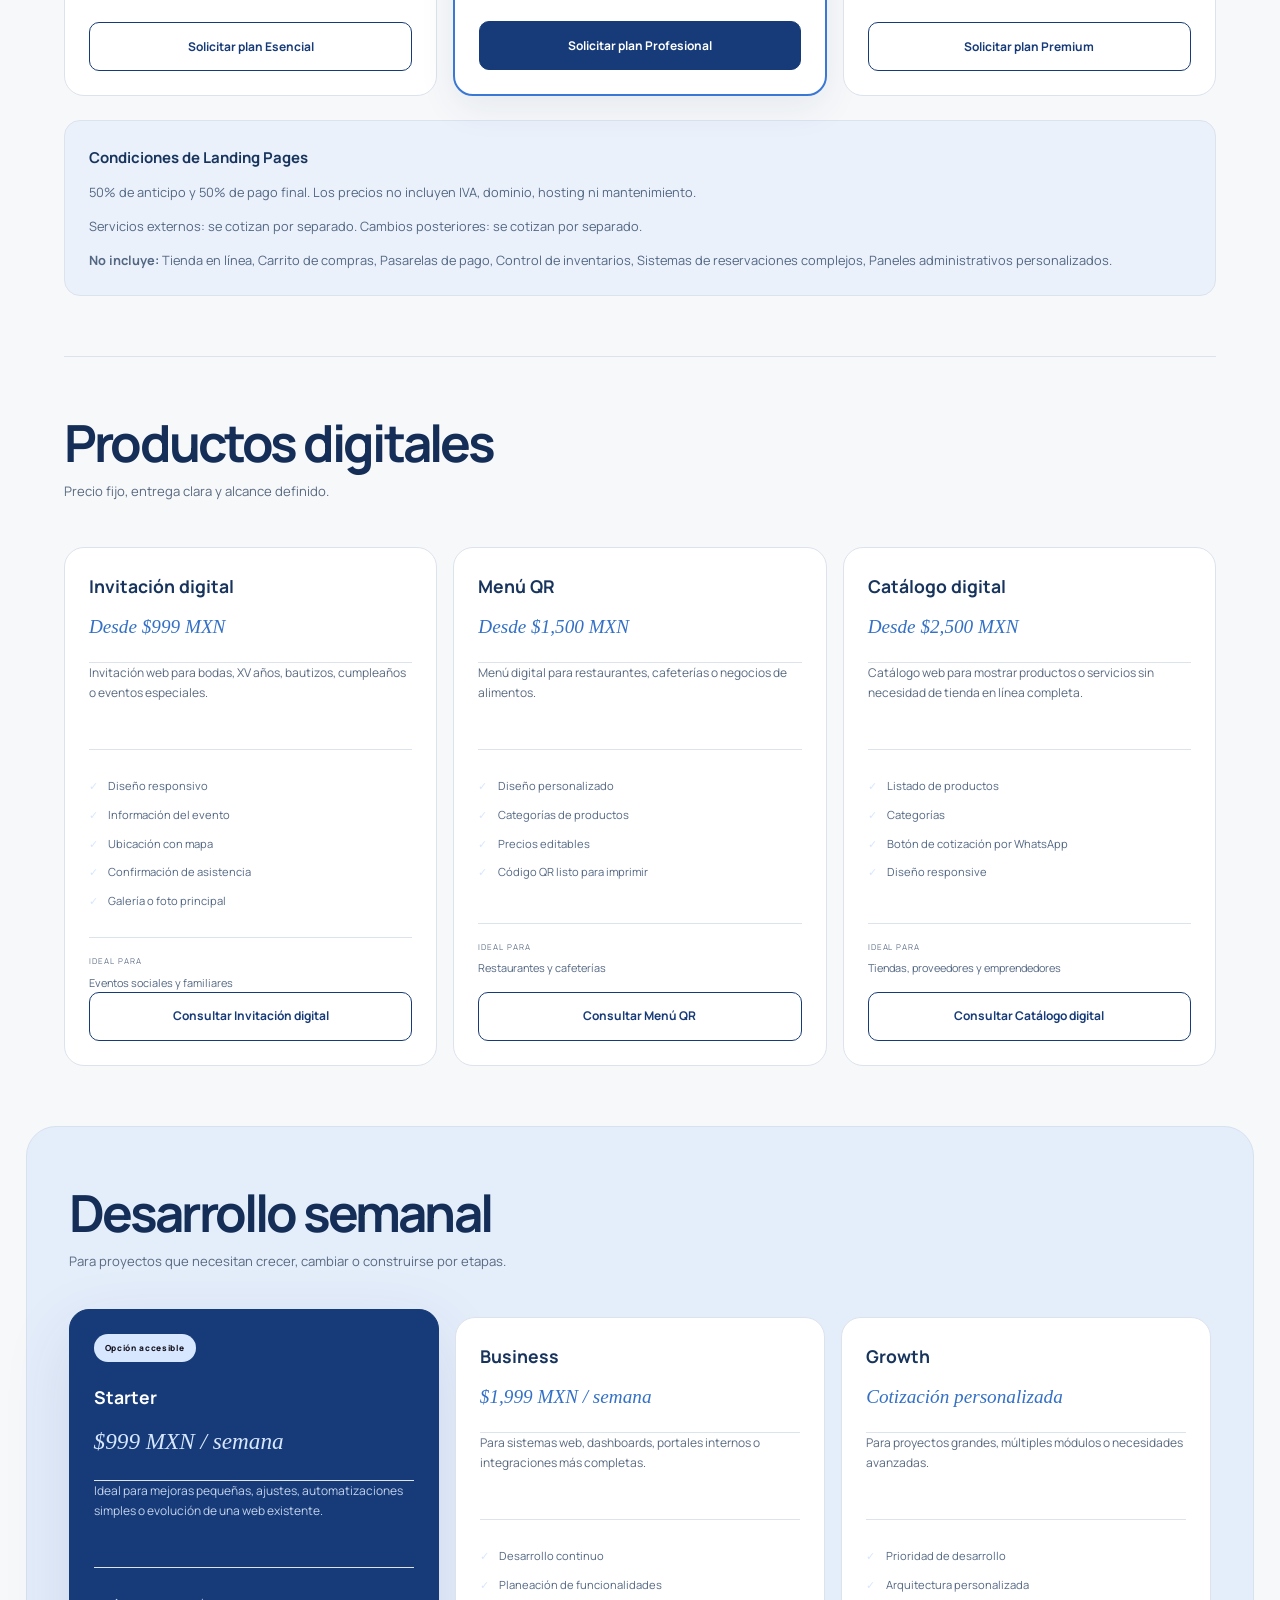
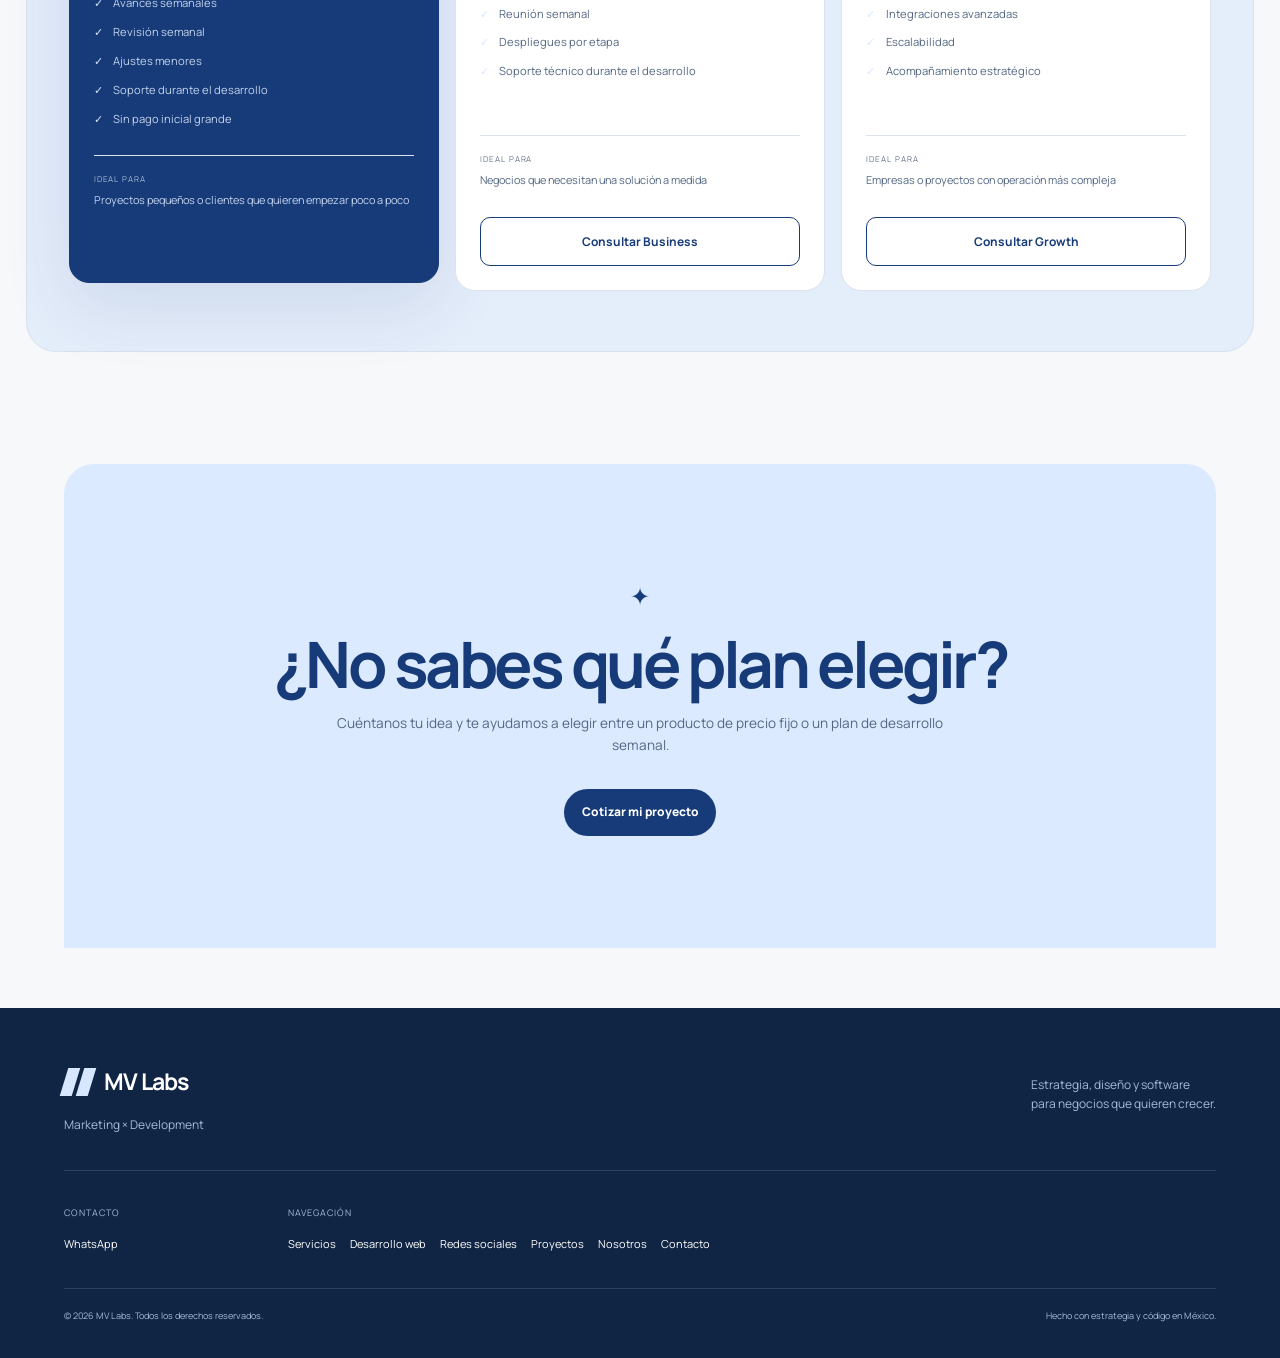
<file: precios.html>
<!doctype html>
<html lang="es">
  <head>
    <meta charset="UTF-8" />
    <meta name="viewport" content="width=device-width, initial-scale=1.0" />
    <meta name="theme-color" content="#173b78" />
    <meta name="description" content="Planes de Landing Pages desde $2,500 MXN más IVA, productos digitales de precio fijo y desarrollo semanal de MV Labs." />
    <meta property="og:title" content="Planes de desarrollo web — MV Labs" />
    <meta property="og:description" content="Soluciones digitales claras y accesibles para cada etapa de tu negocio." />
    <title>Planes de desarrollo web — MV Labs</title>
    <link rel="preconnect" href="https://fonts.googleapis.com" />
    <link rel="preconnect" href="https://fonts.gstatic.com" crossorigin />
    <link href="https://fonts.googleapis.com/css2?family=DM+Sans:wght@400;500;600&family=Manrope:wght@400;500;600;700&display=swap" rel="stylesheet" />
    <link rel="stylesheet" href="pricing.css?v=pricing-2" />
    <link rel="stylesheet" href="styles.css?v=studio-1" />
    <link rel="stylesheet" href="design.css?v=navigation-2" />
    <link rel="icon" href="/favicon.ico" sizes="any" />
  <link rel="icon" href="/favicon.svg" type="image/svg+xml" />
  <link rel="icon" href="/favicon-32.png" type="image/png" sizes="32x32" />
  <link rel="apple-touch-icon" href="/apple-touch-icon.png" sizes="180x180" />
</head>
  <body>
    <a class="skip-link" href="#services-pricing">Ir a los servicios</a>
    <header class="site-header" id="inicio">
      <a class="brand" href="index.html" aria-label="MV Labs, inicio">
        <span class="brand-mark" aria-hidden="true"><i></i><i></i></span>
        <span>MV Labs</span>
      </a>
      <nav class="desktop-nav" aria-label="Navegación principal">
        <a href="servicios.html">Servicios</a><a href="precios.html" aria-current="page">Desarrollo web</a><a href="planes.html">Redes sociales</a><a href="proyectos.html">Proyectos</a><a href="nosotros.html">Nosotros</a><a href="contacto.html">Contacto</a>
      </nav>
      <button class="menu-toggle" aria-expanded="false" aria-controls="mobile-nav" aria-label="Abrir menú"><span></span><span></span></button>
      <nav class="mobile-nav" id="mobile-nav" aria-label="Navegación móvil">
        <a href="servicios.html">Servicios</a><a href="precios.html" aria-current="page">Desarrollo web</a><a href="planes.html">Redes sociales</a><a href="proyectos.html">Proyectos</a><a href="nosotros.html">Nosotros</a><a href="contacto.html">Contacto</a>
      </nav>
    </header>

    <main>
      <nav class="plan-switch" aria-label="Tipos de planes"><a href="precios.html" aria-current="page">Desarrollo web</a><a href="planes.html">Redes sociales</a></nav>
      <div id="pricing-root" aria-live="polite">
        <p class="loading">Cargando servicios…</p>
      </div>
    </main>

    <footer class="footer section-pad">
      <div class="footer-main"><div><a class="brand brand-footer" href="index.html"><span class="brand-mark"><i></i><i></i></span><span>MV Labs</span></a><p>Marketing × Development</p></div><p class="footer-note">Estrategia, diseño y software<br />para negocios que quieren crecer.</p></div>
      <div class="footer-links"><div><span>CONTACTO</span><a href="https://wa.me/524427421651?text=Hola%20MV%20Labs%2C%20quiero%20informaci%C3%B3n%20sobre%20sus%20servicios." target="_blank" rel="noopener noreferrer">WhatsApp</a></div><div><span>NAVEGACIÓN</span><a href="servicios.html">Servicios</a><a href="precios.html" aria-current="page">Desarrollo web</a><a href="planes.html">Redes sociales</a><a href="proyectos.html">Proyectos</a><a href="nosotros.html">Nosotros</a><a href="contacto.html">Contacto</a></div></div>
      <div class="footer-bottom"><p>© <span id="year"></span> MV Labs. Todos los derechos reservados.</p><p>Hecho con estrategia y código en México.</p></div>
    </footer>
    <script src="navigation.js?v=pages-3" type="module"></script>
    <script src="pricing.js?v=navigation-2" type="module"></script>
  </body>
</html>
</file>
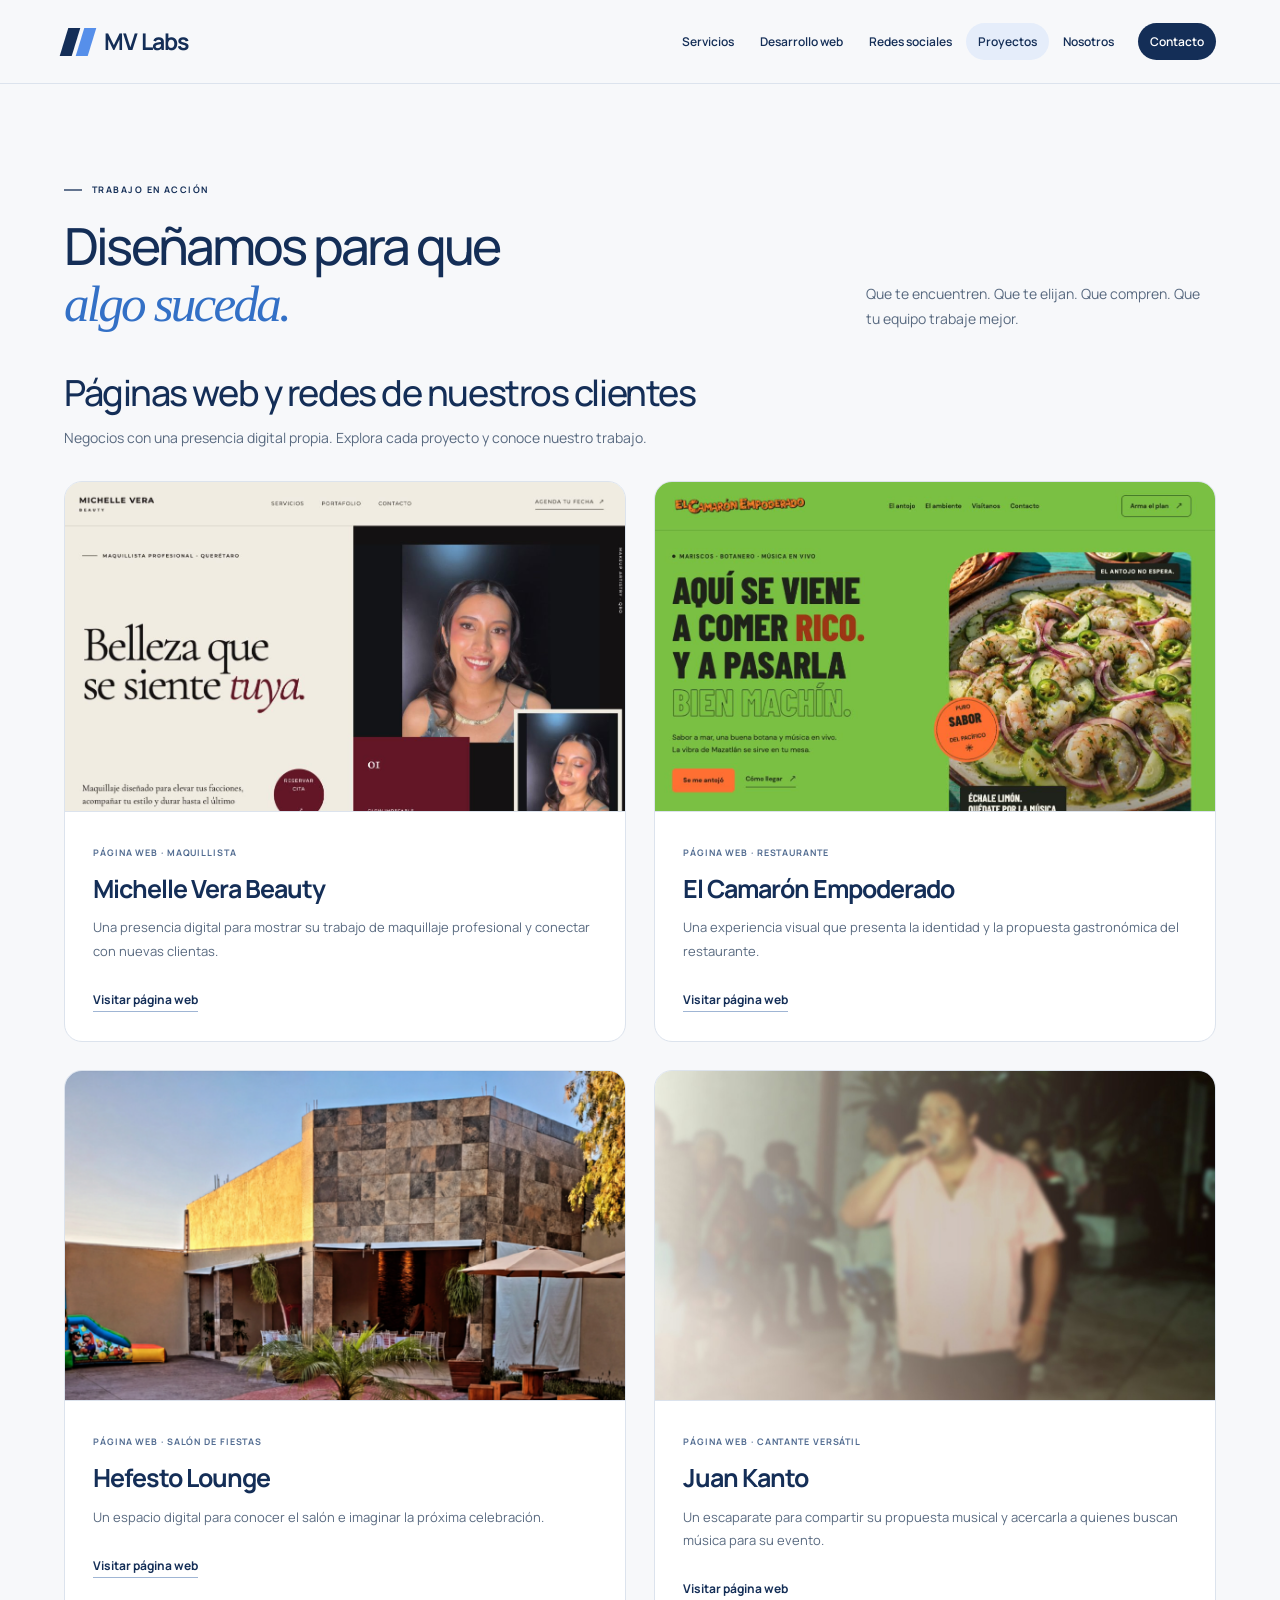
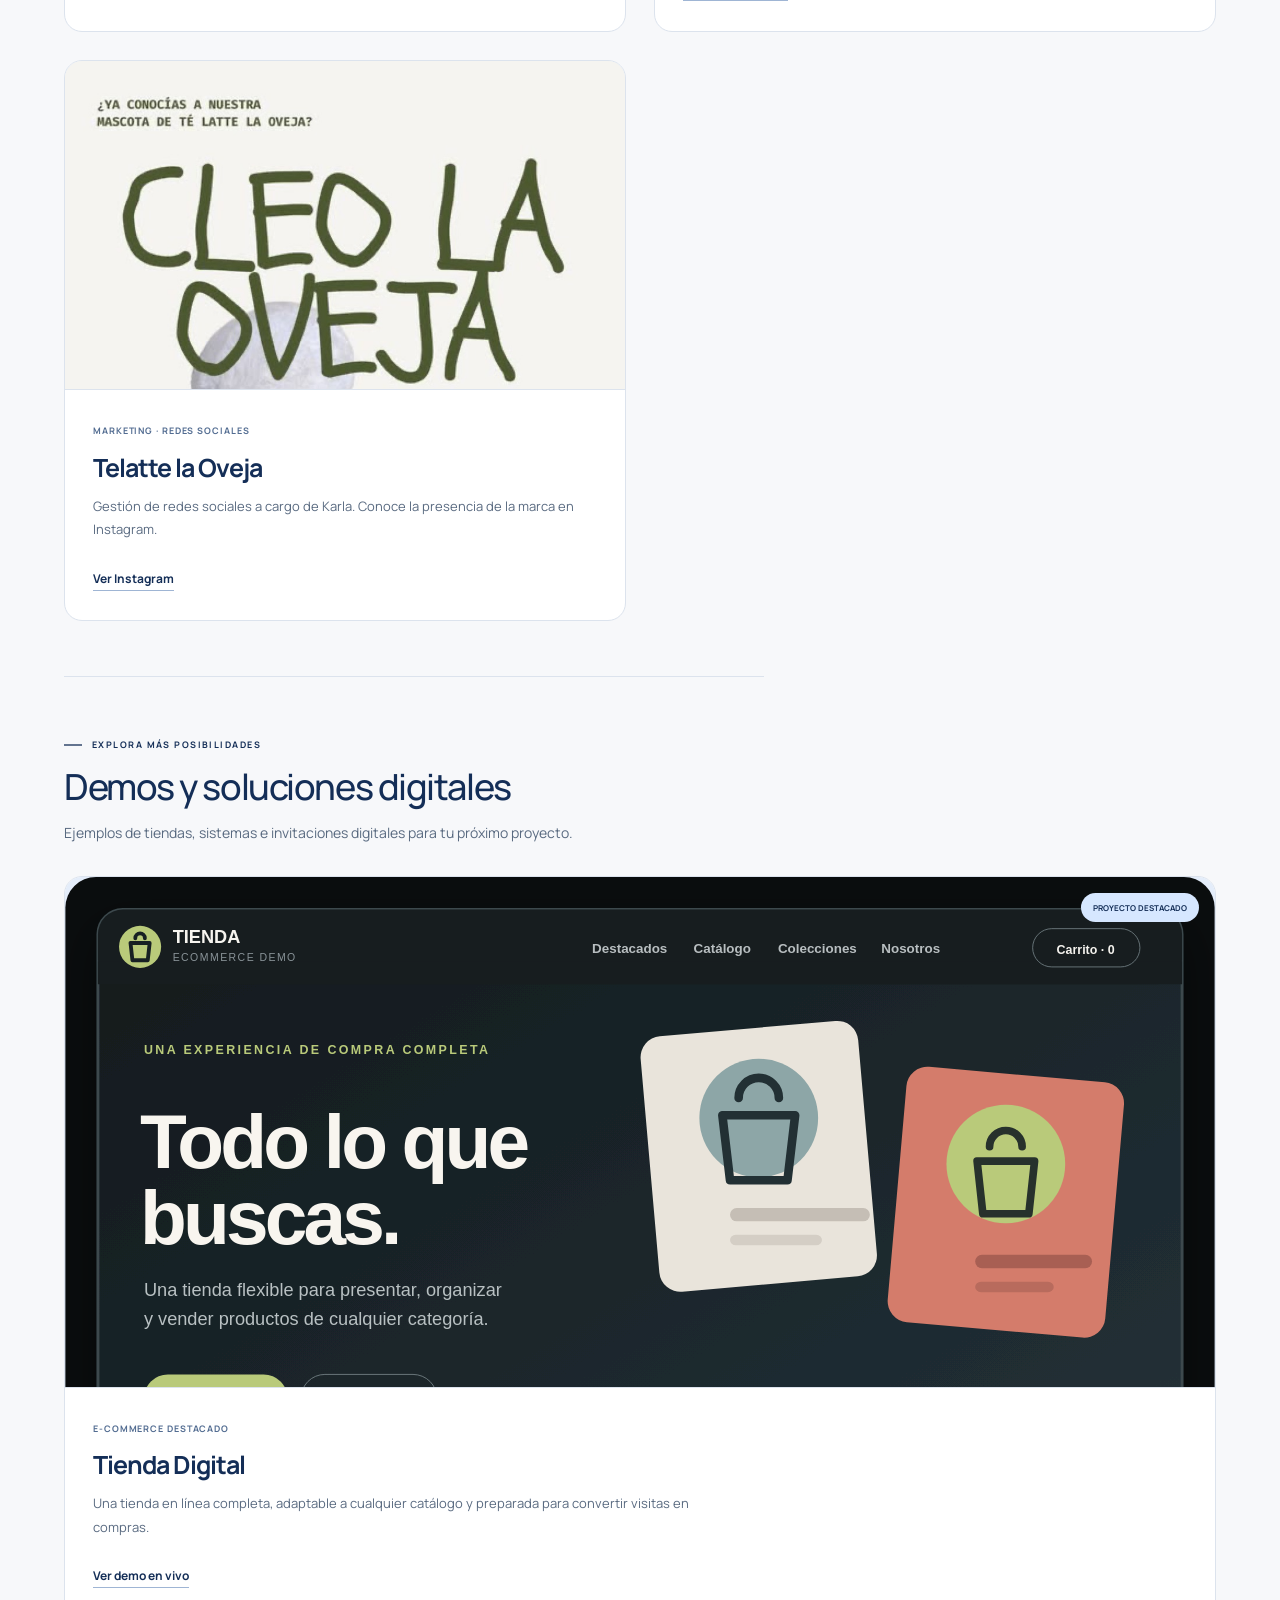
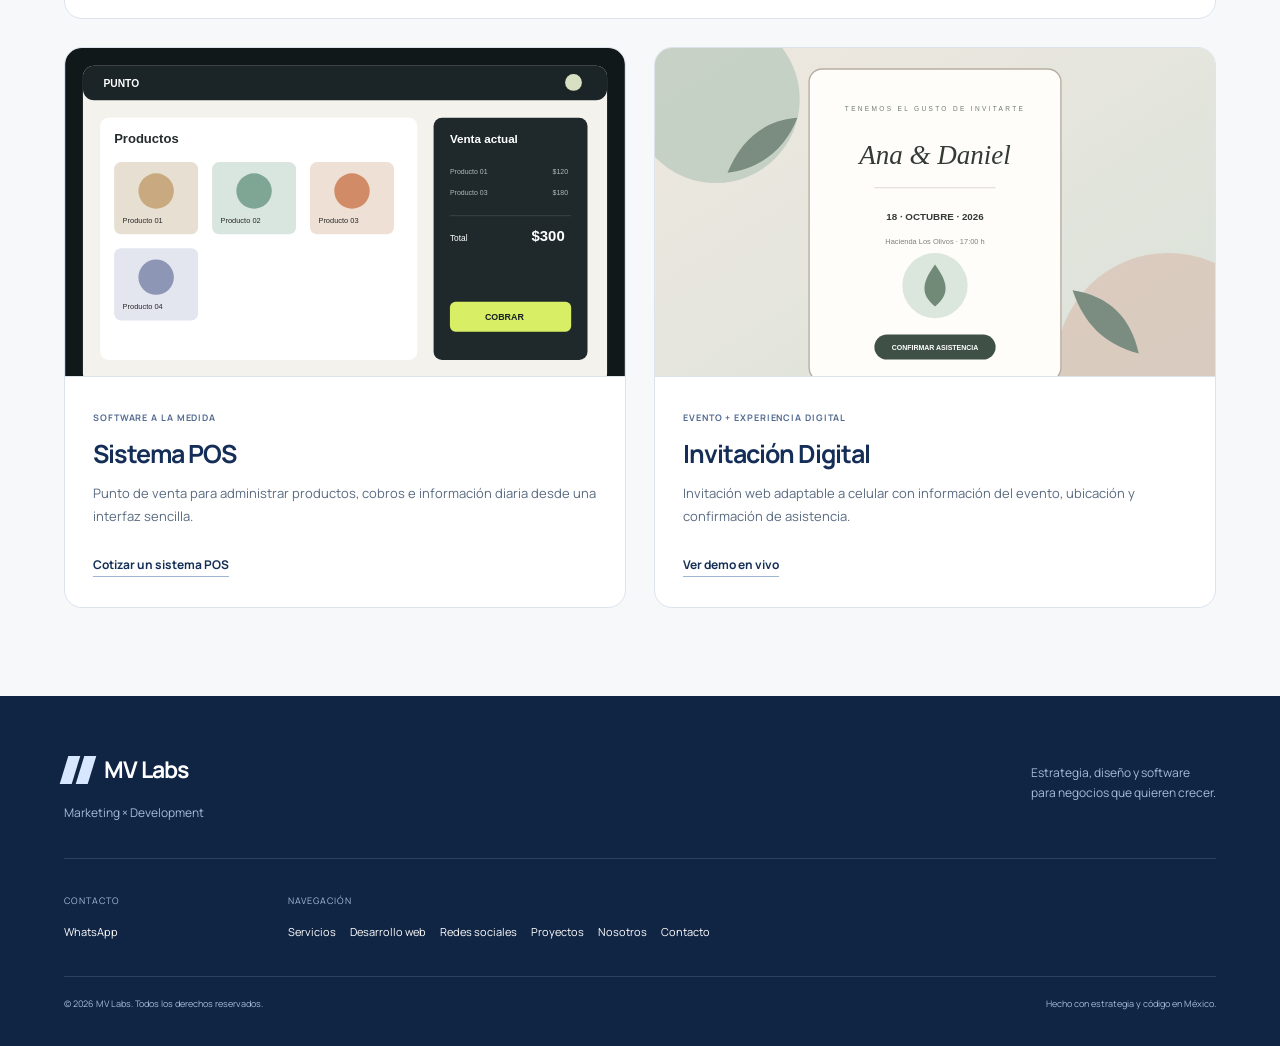
<file: proyectos.html>
<!doctype html>
<html lang="es">
  <head>
    <meta charset="UTF-8" />
    <meta name="viewport" content="width=device-width, initial-scale=1.0" />
    <meta name="theme-color" content="#173b78" />
    <meta name="description" content="Conoce las páginas web para nuestros clientes, nuestro trabajo en redes sociales y demos digitales." />
    <meta property="og:title" content="Proyectos — MV Labs" />
    <meta property="og:description" content="Construimos experiencias digitales que hacen crecer negocios." />
    <meta property="og:type" content="website" />
    <title>Proyectos — MV Labs</title>
    <link rel="preconnect" href="https://fonts.googleapis.com" />
    <link rel="preconnect" href="https://fonts.gstatic.com" crossorigin />
    <link href="https://fonts.googleapis.com/css2?family=DM+Sans:wght@400;500;600&family=Manrope:wght@400;500;600;700&display=swap" rel="stylesheet" />
    <link rel="stylesheet" href="styles.css?v=studio-1" />
    <link rel="stylesheet" href="design.css?v=navigation-2" />
    <script type="application/ld+json">
      {"@context":"https://schema.org","@type":"ProfessionalService","name":"MV Labs","description":"Estudio digital de marketing, diseño y desarrollo de software."}
    </script>
    <link rel="icon" href="/favicon.ico" sizes="any" />
  <link rel="icon" href="/favicon.svg" type="image/svg+xml" />
  <link rel="icon" href="/favicon-32.png" type="image/png" sizes="32x32" />
  <link rel="apple-touch-icon" href="/apple-touch-icon.png" sizes="180x180" />
</head>
  <body>
    <a class="skip-link" href="#main">Ir al contenido</a>
    <header class="site-header" id="inicio">
      <a class="brand" href="index.html" aria-label="MV Labs, inicio">
        <span class="brand-mark" aria-hidden="true"><i></i><i></i></span>
        <span>MV Labs</span>
      </a>
      <nav class="desktop-nav" aria-label="Navegación principal">
        <a href="servicios.html">Servicios</a><a href="precios.html">Desarrollo web</a><a href="planes.html">Redes sociales</a><a href="proyectos.html" aria-current="page">Proyectos</a><a href="nosotros.html">Nosotros</a><a href="contacto.html">Contacto</a>
      </nav>
      <button class="menu-toggle" aria-expanded="false" aria-controls="mobile-nav" aria-label="Abrir menú"><span></span><span></span></button>
      <nav class="mobile-nav" id="mobile-nav" aria-label="Navegación móvil">
        <a href="servicios.html">Servicios</a><a href="precios.html">Desarrollo web</a><a href="planes.html">Redes sociales</a><a href="proyectos.html" aria-current="page">Proyectos</a><a href="nosotros.html">Nosotros</a><a href="contacto.html">Contacto</a>
      </nav>
    </header>
    <main id="main">
      <section class="work section-pad" id="proyectos">
        <div class="section-heading reveal"><div><span class="section-index">TRABAJO EN ACCIÓN</span><h1>Diseñamos para que<br /><em>algo suceda.</em></h1></div><p>Que te encuentren. Que te elijan. Que compren. Que tu equipo trabaje mejor.</p></div>
        <div class="portfolio-heading"><h2>Páginas web y redes de nuestros clientes</h2><p>Negocios con una presencia digital propia. Explora cada proyecto y conoce nuestro trabajo.</p></div>
        <div class="projects" id="client-projects-grid"></div>
        <div class="portfolio-heading portfolio-demos"><span class="section-index">EXPLORA MÁS POSIBILIDADES</span><h2>Demos y soluciones digitales</h2><p>Ejemplos de tiendas, sistemas e invitaciones digitales para tu próximo proyecto.</p></div>
        <div class="projects" id="projects-grid"></div>
      </section>
    </main>
    <footer class="footer section-pad">
      <div class="footer-main"><div><a class="brand brand-footer" href="index.html"><span class="brand-mark"><i></i><i></i></span><span>MV Labs</span></a><p>Marketing × Development</p></div><p class="footer-note">Estrategia, diseño y software<br />para negocios que quieren crecer.</p></div>
      <div class="footer-links"><div><span>CONTACTO</span><a href="https://wa.me/524427421651?text=Hola%20MV%20Labs%2C%20quiero%20informaci%C3%B3n%20sobre%20sus%20servicios." target="_blank" rel="noopener noreferrer">WhatsApp</a></div><div><span>NAVEGACIÓN</span><a href="servicios.html">Servicios</a><a href="precios.html">Desarrollo web</a><a href="planes.html">Redes sociales</a><a href="proyectos.html" aria-current="page">Proyectos</a><a href="nosotros.html">Nosotros</a><a href="contacto.html">Contacto</a></div></div>
      <div class="footer-bottom"><p>© <span id="year"></span> MV Labs. Todos los derechos reservados.</p><p>Hecho con estrategia y código en México.</p></div>
    </footer>
    <script src="plans.js?v=pages-3" type="module"></script>
    <script src="app.js?v=studio-1" type="module"></script>
  </body>
</html>
</file>
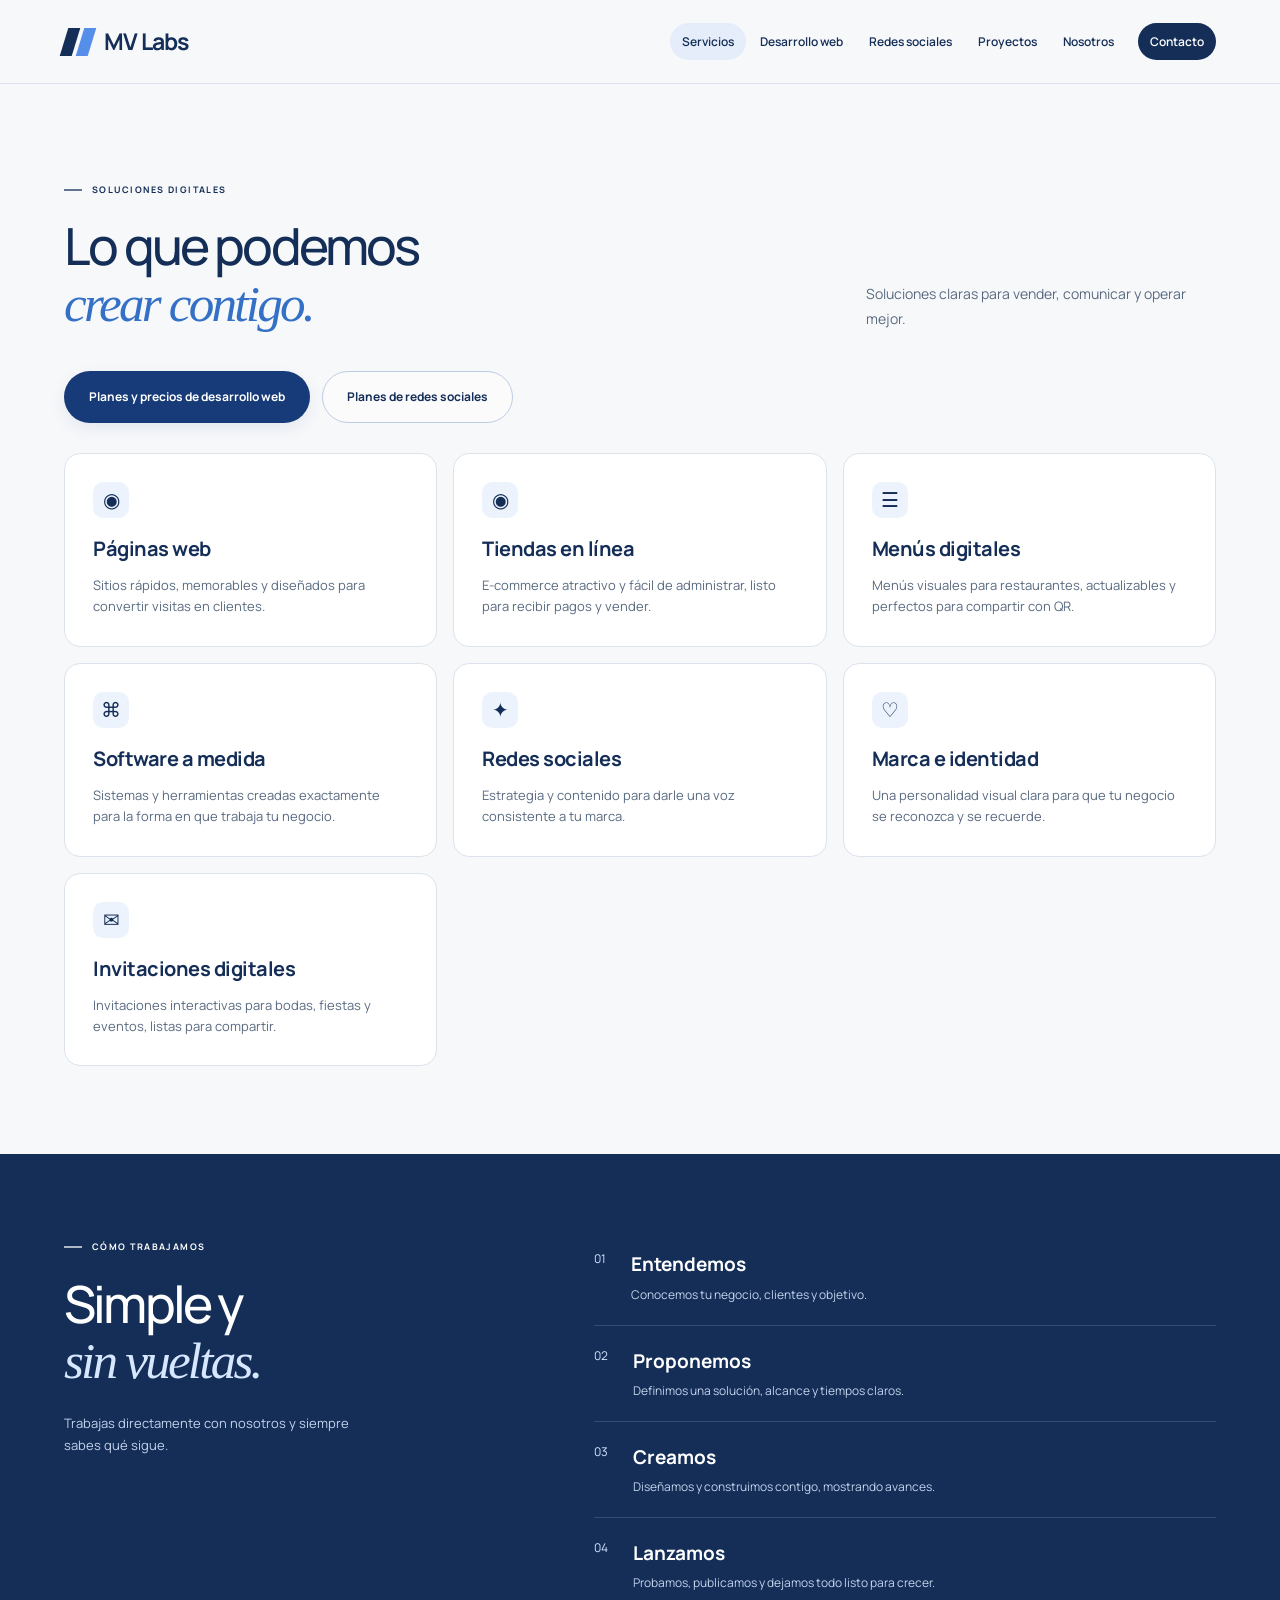
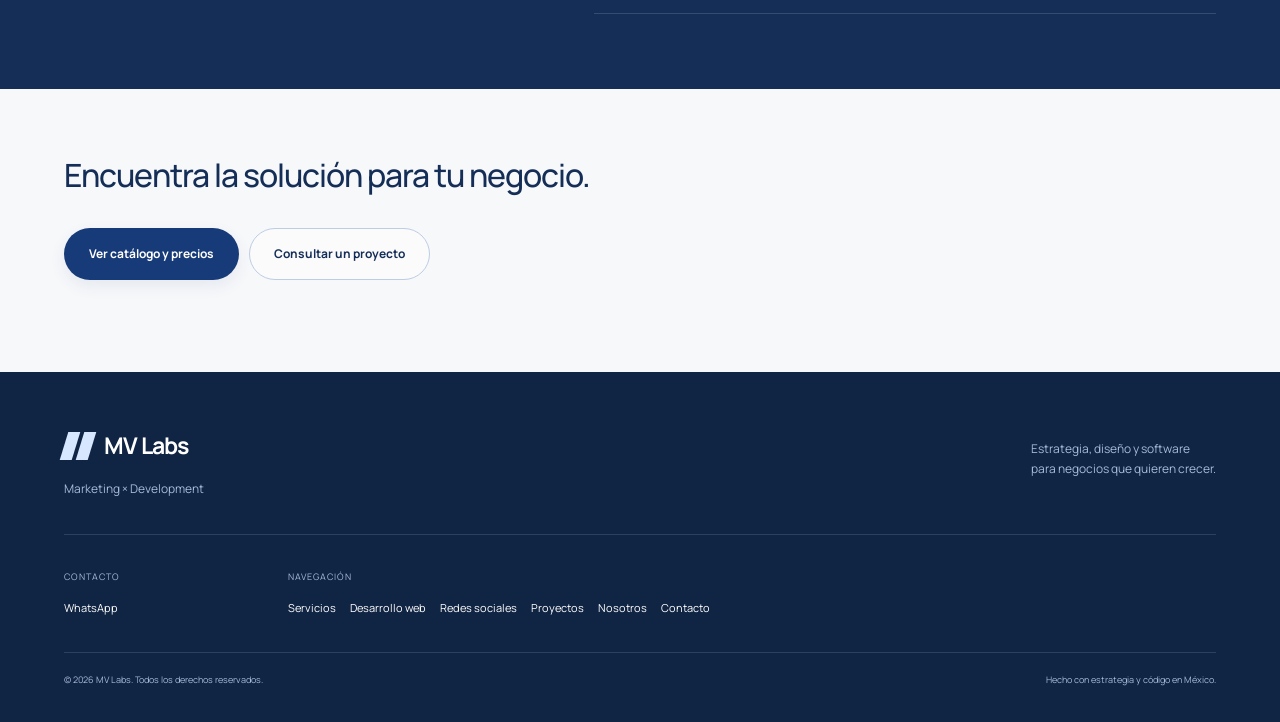
<file: servicios.html>
<!doctype html>
<html lang="es">
  <head>
    <meta charset="UTF-8" />
    <meta name="viewport" content="width=device-width, initial-scale=1.0" />
    <meta name="theme-color" content="#173b78" />
    <meta name="description" content="Diseño web, tiendas en línea, software y contenido para tu negocio." />
    <meta property="og:title" content="Servicios digitales — MV Labs" />
    <meta property="og:description" content="Construimos experiencias digitales que hacen crecer negocios." />
    <meta property="og:type" content="website" />
    <title>Servicios digitales — MV Labs</title>
    <link rel="preconnect" href="https://fonts.googleapis.com" />
    <link rel="preconnect" href="https://fonts.gstatic.com" crossorigin />
    <link href="https://fonts.googleapis.com/css2?family=DM+Sans:wght@400;500;600&family=Manrope:wght@400;500;600;700&display=swap" rel="stylesheet" />
    <link rel="stylesheet" href="styles.css?v=studio-1" />
    <link rel="stylesheet" href="design.css?v=navigation-2" />
    <script type="application/ld+json">
      {"@context":"https://schema.org","@type":"ProfessionalService","name":"MV Labs","description":"Estudio digital de marketing, diseño y desarrollo de software."}
    </script>
    <link rel="icon" href="/favicon.ico" sizes="any" />
  <link rel="icon" href="/favicon.svg" type="image/svg+xml" />
  <link rel="icon" href="/favicon-32.png" type="image/png" sizes="32x32" />
  <link rel="apple-touch-icon" href="/apple-touch-icon.png" sizes="180x180" />
</head>
  <body>
    <a class="skip-link" href="#main">Ir al contenido</a>
    <header class="site-header" id="inicio">
      <a class="brand" href="index.html" aria-label="MV Labs, inicio">
        <span class="brand-mark" aria-hidden="true"><i></i><i></i></span>
        <span>MV Labs</span>
      </a>
      <nav class="desktop-nav" aria-label="Navegación principal">
        <a href="servicios.html" aria-current="page">Servicios</a><a href="precios.html">Desarrollo web</a><a href="planes.html">Redes sociales</a><a href="proyectos.html">Proyectos</a><a href="nosotros.html">Nosotros</a><a href="contacto.html">Contacto</a>
      </nav>
      <button class="menu-toggle" aria-expanded="false" aria-controls="mobile-nav" aria-label="Abrir menú"><span></span><span></span></button>
      <nav class="mobile-nav" id="mobile-nav" aria-label="Navegación móvil">
        <a href="servicios.html" aria-current="page">Servicios</a><a href="precios.html">Desarrollo web</a><a href="planes.html">Redes sociales</a><a href="proyectos.html">Proyectos</a><a href="nosotros.html">Nosotros</a><a href="contacto.html">Contacto</a>
      </nav>
    </header>
    <main id="main">
      <section class="services section-pad" id="servicios">
        <div class="section-heading reveal"><div><span class="section-index">SOLUCIONES DIGITALES</span><h1>Lo que podemos<br /><em>crear contigo.</em></h1></div><p>Soluciones claras para vender, comunicar y operar mejor.</p></div>
        <div class="service-shortcuts"><a class="button button-dark" href="precios.html">Planes y precios de desarrollo web</a><a class="button button-ghost" href="planes.html">Planes de redes sociales</a></div><div class="services-grid" id="services-grid"></div>
      </section>      <section class="process section-pad" id="proceso">
        <div class="process-intro reveal"><span class="section-index">CÓMO TRABAJAMOS</span><h2>Simple y<br /><em>sin vueltas.</em></h2><p>Trabajas directamente con nosotros y siempre sabes qué sigue.</p></div>
        <ol class="timeline" id="timeline"></ol>
      </section><section class="section-pad detail-next"><h2>Encuentra la solución para tu negocio.</h2><a class="button button-dark" href="precios.html">Ver catálogo y precios</a><a class="button button-ghost" href="contacto.html">Consultar un proyecto</a></section>
    </main>
    <footer class="footer section-pad">
      <div class="footer-main"><div><a class="brand brand-footer" href="index.html"><span class="brand-mark"><i></i><i></i></span><span>MV Labs</span></a><p>Marketing × Development</p></div><p class="footer-note">Estrategia, diseño y software<br />para negocios que quieren crecer.</p></div>
      <div class="footer-links"><div><span>CONTACTO</span><a href="https://wa.me/524427421651?text=Hola%20MV%20Labs%2C%20quiero%20informaci%C3%B3n%20sobre%20sus%20servicios." target="_blank" rel="noopener noreferrer">WhatsApp</a></div><div><span>NAVEGACIÓN</span><a href="servicios.html" aria-current="page">Servicios</a><a href="precios.html">Desarrollo web</a><a href="planes.html">Redes sociales</a><a href="proyectos.html">Proyectos</a><a href="nosotros.html">Nosotros</a><a href="contacto.html">Contacto</a></div></div>
      <div class="footer-bottom"><p>© <span id="year"></span> MV Labs. Todos los derechos reservados.</p><p>Hecho con estrategia y código en México.</p></div>
    </footer>
    <script src="plans.js?v=pages-3" type="module"></script>
    <script src="app.js?v=studio-1" type="module"></script>
  </body>
</html>
</file>
<file: styles.css>
@import url('plans.css?v=blue-2');
:root{--ink:#173b78;--muted:#64748b;--paper:#f5f8fd;--lime:#c5ddff;--line:#d7e1ef;--sans:'Manrope',sans-serif;--serif:Georgia,serif}*{box-sizing:border-box}html{scroll-behavior:smooth;scroll-padding-top:90px}body{margin:0;background:var(--paper);color:var(--ink);font:16px/1.65 var(--sans)}a{color:inherit;text-decoration:none}button,input,select,textarea{font:inherit}button,a,input,select,textarea{-webkit-tap-highlight-color:transparent}:focus-visible{outline:3px solid #3978d4;outline-offset:5px}.skip-link{position:fixed;left:20px;top:-100px;z-index:100;background:var(--ink);color:white;padding:12px}.skip-link:focus{top:12px}.section-pad{padding-left:max(5vw,24px);padding-right:max(5vw,24px)}.site-header{height:88px;padding:0 max(5vw,24px);display:flex;gap:32px;align-items:center;border-bottom:1px solid var(--line);position:relative;z-index:30;background:var(--paper)}.brand{display:inline-flex;align-items:center;gap:10px;font-size:23px;font-weight:700;letter-spacing:-1px}.brand-mark{display:inline-flex;gap:4px;width:30px;height:28px;transform:skew(-17deg)}.brand-mark i{background:var(--ink);width:12px}.brand-mark i+i{background:#568fea}.desktop-nav{margin-left:auto;display:flex;gap:26px;font-size:12px;font-weight:600}.desktop-nav a:hover,.footer a:hover{color:#3370c6}.header-cta{border:1px solid var(--ink);padding:10px 17px;border-radius:6px;font-size:11px;font-weight:700}.menu-toggle,.mobile-nav{display:none}.hero{display:grid;grid-template-columns:1.1fr 1fr;gap:5vw;padding-top:85px;padding-bottom:80px;align-items:center;overflow:hidden}.eyebrow,.section-index,.kicker{font-size:10px;font-weight:700;letter-spacing:.16em;text-transform:uppercase}.eyebrow{display:flex;align-items:center;gap:10px;margin-bottom:30px}.eyebrow>span{height:7px;width:7px;background:#568fea;border-radius:50%}h1,h2,h3,p{margin-top:0}.hero h1,.contact-intro h1{font-size:clamp(44px,5.3vw,78px);font-weight:500;line-height:1.06;letter-spacing:-.065em;margin-bottom:26px}em{font-family:var(--serif);font-weight:400;color:#3370c6}.hero h1 em{display:block}.hero-copy>p{font-size:15px;color:var(--muted);max-width:530px}.hero-actions{display:flex;gap:12px;flex-wrap:wrap;margin-top:30px}.button{display:inline-flex;justify-content:space-between;align-items:center;gap:28px;padding:14px 20px;border-radius:6px;font-size:12px;font-weight:700;border:1px solid transparent;cursor:pointer;transition:transform .2s}.button:hover{transform:translateY(-2px)}.button-dark{background:var(--ink);color:white}.button-ghost{border-color:#bdcde4}.hero-trust{margin-top:36px;padding-top:20px;border-top:1px solid var(--line);max-width:450px}.hero-trust p{font-size:11px;color:var(--muted);margin:0}.hero-trust strong{color:var(--ink)}.hero-visual{position:relative;height:530px;background:#e0eafa;border-radius:130px 16px 16px 16px;overflow:hidden;color:var(--ink)}.visual-grid{position:absolute;inset:0;background-image:linear-gradient(#173b7809 1px,transparent 1px),linear-gradient(90deg,#173b7809 1px,transparent 1px);background-size:40px 40px}.browser-card{position:absolute;left:9%;top:14%;width:76%;height:53%;background:#ffffff;border-radius:9px;transform:rotate(-7deg);box-shadow:0 18px 45px #173b7825;padding:40px 24px 20px}.mini-bar{height:23px;border-bottom:1px solid #e1e8f4;position:absolute;top:0;left:0;right:0;padding-left:12px;display:flex;align-items:center;gap:4px}.mini-bar i{width:4px;height:4px;border-radius:50%;background:#8ea7cd}.mock-nav{font-size:11px;font-weight:700;display:flex;justify-content:space-between}.mock-nav span{font-size:7px;font-weight:400}.mock-title{font-size:36px;line-height:1.04;letter-spacing:-2px;margin:28px 0 16px}.mock-title b{font-family:var(--serif);font-style:italic;font-weight:400}.browser-card .mock-button{font-size:8px;padding:6px 12px;border:1px solid var(--ink);background:none;pointer-events:none}.phone-card{position:absolute;right:7%;bottom:7%;width:36%;height:57%;background:var(--ink);color:#fff;border:5px solid #fff;border-radius:25px;transform:rotate(8deg);padding:28px 16px;box-shadow:0 16px 35px #173b7833}.phone-notch{width:40px;height:8px;background:#fff;position:absolute;top:0;left:calc(50% - 20px);border-radius:0 0 10px 10px}.phone-card small{font-size:8px;letter-spacing:2px}.phone-card strong{display:block;font-size:24px;line-height:1.15;letter-spacing:-1px;margin-top:12px}.food-orb{font-weight:700;width:90px;height:90px;background:var(--lime);color:var(--ink);border-radius:50%;font-size:30px;line-height:90px;text-align:center;margin-top:20px}.phone-card p{font-size:9px;margin-top:13px}.social-card{position:absolute;bottom:10%;left:7%;background:var(--lime);padding:20px;border-radius:9px;width:45%;transform:rotate(-5deg)}.social-card>span{float:right;font-size:24px}.social-card strong{font-size:21px;line-height:1.15;letter-spacing:-.8px;display:block}.social-card small{display:block;font-size:7px;letter-spacing:2px;margin-top:15px}.code-chip{position:absolute;right:4%;top:7%;padding:9px 12px;background:var(--ink);color:white;font-size:7px;letter-spacing:1px;border-radius:30px}.spark{position:absolute;font-size:45px;color:#6492d6}.spark-one{left:3%;top:3%}.spark-two{right:1%;bottom:3%;font-size:32px}.section-heading{display:flex;justify-content:space-between;align-items:end;gap:40px;margin-bottom:45px}.section-heading h2,.process h2,.manifesto h2,.faq h2{font-size:clamp(35px,4vw,58px);line-height:1.08;letter-spacing:-.055em;font-weight:500;margin:20px 0 0}.section-heading>p{max-width:350px;font-size:13px;color:var(--muted);margin:0}.plans-section{background:#edf3fc;border-top:1px solid var(--line);border-bottom:1px solid var(--line)}.services,.work,.faq{padding-top:100px;padding-bottom:100px}.services-grid{display:grid;grid-template-columns:repeat(3,1fr);gap:0}.service-card{padding:30px 25px 35px 0;border-top:1px solid var(--line)}.service-top{display:flex;justify-content:space-between;padding-right:25px}.service-icon{font-size:24px}.service-card h3{font-size:19px;letter-spacing:-.5px;margin:24px 0 10px}.service-card p{font-size:12px;color:var(--muted);max-width:280px}.process{background:var(--ink);color:#fff;padding-top:75px;padding-bottom:75px;display:grid;grid-template-columns:1fr 1.5fr;gap:9vw}.process em{color:var(--lime)}.process-intro>p{font-size:13px;color:#c4d3ec;margin-top:25px;max-width:300px}.timeline{list-style:none;margin:0;padding:0}.timeline li{display:flex;gap:25px;padding:20px 0;border-bottom:1px solid #ffffff25}.timeline li>span{color:var(--lime);font-size:12px}.timeline h3{font-size:19px;margin:0 0 4px}.timeline p{font-size:12px;color:#c4d3ec;margin:0}.projects{display:grid;grid-template-columns:1fr 1fr;gap:30px}.project-featured{grid-column:1/-1}.project-shot{display:block;position:relative;aspect-ratio:1.58;overflow:hidden;border:1px solid var(--line);border-radius:12px}.project-featured .project-shot{aspect-ratio:2.25}.project-shot img{width:100%;height:100%;object-fit:cover;transition:transform .4s}.project-shot:hover img{transform:scale(1.025)}.project-shot>b{position:absolute;top:16px;right:16px;background:var(--lime);padding:8px 12px;font-size:8px;border-radius:30px}.project-card-copy{padding:22px 0}.project-card-copy>span{font-size:9px;letter-spacing:.12em}.project-card-copy h3{font-size:28px;letter-spacing:-1px;margin:6px 0}.project-card-copy p{font-size:13px;color:var(--muted);max-width:600px}.project-card-copy>a{font-size:12px;border-bottom:1px solid;padding-bottom:6px}.band{display:grid;grid-template-columns:.5fr 1fr 1fr;gap:40px;padding-top:70px;padding-bottom:70px;border-top:1px solid var(--line);border-bottom:1px solid var(--line);background:#e4edfa}.manifesto h2{font-size:35px;margin-top:16px}.manifesto-side>p{font-size:13px;color:#526784}.people{display:flex;gap:20px;flex-wrap:wrap;margin-top:24px}.people>div{display:flex;align-items:center;gap:10px}.people>div>span{background:#cdddf6;border-radius:50%;width:32px;height:32px;display:grid;place-items:center;font-size:12px}.people p{font-size:9px;margin:0}.people strong{display:block;font-size:11px}.kicker{font-size:9px}.faq{display:grid;grid-template-columns:1fr 1.5fr;gap:9vw}.faq-intro>p{font-size:13px;color:var(--muted);margin-top:24px}.faq-item{border-bottom:1px solid var(--line)}.faq-item summary{display:flex;align-items:center;gap:16px;list-style:none;cursor:pointer;padding:22px 0}.faq-item summary::-webkit-details-marker{display:none}.faq-item summary>span{font-size:10px;color:#7b94b8}.faq-item strong{font-size:13px;font-weight:600}.faq-item summary i{font-style:normal;margin-left:auto;font-size:23px}.faq-item[open] summary i{transform:rotate(45deg)}.faq-item>p{font-size:13px;color:var(--muted);padding-left:0}.cta{padding-bottom:70px}.cta-inner{padding:65px 30px;text-align:center;background:var(--lime);border-radius:14px}.cta-mark{font-size:35px}.cta-inner>span{font-size:9px;letter-spacing:2px}.cta h2{font-size:clamp(38px,5vw,65px);letter-spacing:-.055em;line-height:1.08;font-weight:500;margin:20px 0}.cta h2 em{color:var(--ink)}.cta p{font-size:13px}.button-light{background:var(--ink);color:white;margin-top:15px}.footer{background:#101f3b;color:#fff;padding-top:55px;padding-bottom:25px}.footer-main{display:flex;justify-content:space-between;border-bottom:1px solid #ffffff20;padding-bottom:30px}.footer-main p{font-size:12px;color:#a7bad9;margin:12px 0 0}.brand-footer .brand-mark i{background:var(--lime)}.footer-links{display:flex;gap:100px;margin:30px 0}.footer-links>div{display:flex;gap:14px;flex-wrap:wrap;font-size:11px}.footer-links span{color:#a7bad9;font-size:9px;letter-spacing:1px;width:100%}.footer-bottom{display:flex;justify-content:space-between;border-top:1px solid #ffffff20;padding-top:20px;font-size:9px;color:#a7bad9}.contact-page{display:grid;grid-template-columns:1fr 1fr;gap:7vw;padding-top:90px;padding-bottom:100px}.contact-intro h1{margin-top:28px}.contact-intro>p{font-size:14px;color:var(--muted);max-width:430px}.contact-intro .text-link{margin-top:25px}.contact-form{padding:35px;background:#fff;border:1px solid var(--line);border-radius:14px;display:flex;flex-direction:column;gap:10px}.contact-form h2{font-size:26px;letter-spacing:-1px;margin-bottom:0}.contact-form>p{font-size:12px;color:var(--muted)}.contact-form label{font-size:11px;font-weight:700;margin-top:8px}.contact-form input,.contact-form select,.contact-form textarea{padding:12px;border:1px solid #cbd8ec;background:#f7faff;color:var(--ink);border-radius:5px;font-size:12px;width:100%}.contact-form textarea{resize:vertical}.contact-form button{margin-top:12px}.contact-form small{font-size:10px;line-height:1.6;color:var(--muted)}@media(max-width:1050px){.desktop-nav{gap:16px}.header-cta{display:none}.hero{gap:25px}.hero h1{font-size:55px}.hero-visual{height:490px}.band{grid-template-columns:1fr 1fr}.band>.section-index{grid-column:1/-1}}@media(max-width:760px){.site-header{height:72px}.desktop-nav{display:none}.menu-toggle{display:flex;margin-left:auto;flex-direction:column;gap:6px;border:0;background:none;padding:10px}.menu-toggle span{height:2px;width:24px;background:var(--ink)}.mobile-nav.open{display:flex;position:absolute;top:72px;left:0;right:0;background:var(--paper);padding:24px;flex-direction:column;gap:20px;border-bottom:1px solid var(--line)}.hero{grid-template-columns:1fr;padding-top:45px;padding-bottom:50px;gap:40px}.hero h1{font-size:clamp(43px,9vw,65px)}.eyebrow{font-size:8px;letter-spacing:.1em}.hero-visual{height:490px;max-width:550px;width:100%;justify-self:center}.section-heading{align-items:start;flex-direction:column;gap:20px}.section-heading>p{max-width:500px}.services,.work,.faq{padding-top:65px;padding-bottom:65px}.services-grid{grid-template-columns:1fr 1fr}.process,.faq,.band,.contact-page{grid-template-columns:1fr;gap:35px}.process{padding-top:60px;padding-bottom:60px}.projects{grid-template-columns:1fr;gap:20px}.project-featured{grid-column:auto}.project-featured .project-shot{aspect-ratio:1.58}.band{padding-top:55px;padding-bottom:55px}.footer-links{gap:40px}.footer-main,.footer-bottom{gap:20px;flex-wrap:wrap}.contact-page{padding-top:55px;padding-bottom:65px}.contact-form{padding:24px}.cta{padding-bottom:40px}.cta-inner{padding:45px 22px}}@media(max-width:430px){.hero-visual{height:420px}.mock-title{font-size:29px}.phone-card{width:39%;height:58%;padding:25px 12px}.phone-card strong{font-size:20px}.food-orb{font-weight:700;height:65px;width:65px;font-size:24px;line-height:65px}.social-card strong{font-size:18px}.services-grid{grid-template-columns:1fr}.service-card p{max-width:none}.hero-actions{gap:10px}.hero-actions .button{font-size:10px;gap:15px;padding:13px}.hero h1{font-size:43px}.footer-links{flex-direction:column}}
@media(prefers-reduced-motion:reduce){html{scroll-behavior:auto}*,*:before,*:after{transition:none!important;animation:none!important}}
/* Dedicated pages share the landing's heading scale and navigation. */
.section-heading h1,.manifesto h1{font-size:clamp(35px,4vw,58px);line-height:1.08;letter-spacing:-.055em;font-weight:500;margin:20px 0 0}.manifesto h1{font-size:35px}.detail-next{padding-top:60px;padding-bottom:80px}.detail-next h2{font-size:32px;letter-spacing:-1px;font-weight:500}.detail-next .button{margin:0 10px 12px 0}[data-compact] .plan-description{min-height:70px}.site-header nav a[aria-current="page"]{color:#3370c6;border-bottom:1px solid currentColor}.plan-card{scroll-margin-top:30px}

/* Client portfolio */
.portfolio-heading{margin-bottom:30px;max-width:700px}.portfolio-heading h2{font-size:clamp(24px,3vw,36px);line-height:1.2;letter-spacing:-.04em;font-weight:500;margin:12px 0}.portfolio-heading p{font-size:14px;color:var(--muted)}.portfolio-demos{padding-top:60px;margin-top:35px;border-top:1px solid var(--line)}.project-shot{background:#e4edfa}.project-shot img{display:block}.work>.text-link{display:inline-block;margin-top:24px}.project-card-copy>a:hover{color:#3370c6}
</file>
<file: design.css>
/* MV Labs — studio refresh */
:root{--ink:#142e57;--paper:#f7f8fa;--muted:#596a80;--line:#dce3ed;--lime:#d6e7ff}
body{background:var(--paper)}
.site-header{height:84px;background:rgba(247,248,250,.96);border-bottom-color:var(--line)}
.desktop-nav{gap:8px}.desktop-nav a{padding:9px 15px;border-radius:24px;transition:background .2s,color .2s}.desktop-nav a:hover,.site-header nav a[aria-current="page"]{background:#e5edfa;color:var(--ink);border-bottom:0}.desktop-nav a:last-child{background:var(--ink);color:#fff;margin-left:10px}
.hero{min-height:690px;padding-top:76px;padding-bottom:80px;gap:5vw;background:radial-gradient(ellipse at 85% 40%,#e4edfc 0,transparent 58%)}
.eyebrow{font-size:9px;letter-spacing:.13em;max-width:410px;line-height:1.7}.eyebrow>span{flex-shrink:0;box-shadow:0 0 0 5px #dce9fd}
.hero h1{font-size:clamp(46px,5.4vw,82px);line-height:1.05;font-weight:500;letter-spacing:-.065em}.hero-copy>p{font-size:15px;line-height:1.85;max-width:470px}.hero h1 em{margin-top:5px}
.button{border-radius:30px;padding:15px 24px;justify-content:center;min-height:48px;transition:background .2s,transform .2s,box-shadow .2s}.button-dark{background:#173b78;box-shadow:0 6px 16px #173b7815}.button-dark:hover{background:#24549d;box-shadow:0 8px 24px #173b7825}.button-ghost{background:#ffffff80}.button-ghost:hover{background:#fff}
.hero-trust{border:0;padding:0;margin-top:32px}.hero-trust p{font-size:11px}
.hero-visual{height:510px;border-radius:24px;background:#dce8fa;overflow:visible;isolation:isolate}.visual-grid{border-radius:24px;overflow:hidden;background-size:32px 32px;opacity:.6}.hero-visual:after{content:'DISEÑO CON INTENCIÓN. PRESENCIA CON IMPACTO.';position:absolute;bottom:20px;left:24px;font-size:7px;letter-spacing:.15em;font-weight:700}.browser-card{left:5%;top:13%;width:91%;height:62%;padding:24px 0 0;transform:rotate(-5deg);border:5px solid #fff;border-radius:12px;overflow:hidden;box-shadow:0 22px 48px #173b7826}.mini-bar{background:white;height:24px}.hero-site-preview{width:100%;height:100%;object-fit:cover;object-position:top;display:block}.phone-card{right:-3%;bottom:9%;width:34%;height:48%;padding:0;border:6px solid #fff;border-radius:22px;transform:rotate(7deg);overflow:hidden;background:#e7d9c6}.phone-card img{width:100%;height:100%;object-fit:cover}.phone-card .phone-caption{position:absolute;bottom:0;left:0;right:0;margin:0;padding:25px 12px 12px;background:linear-gradient(transparent,#142e57e8);font-size:10px;color:#fff;font-weight:600}.social-card{left:-4%;bottom:17%;width:auto;max-width:56%;padding:18px 22px;background:var(--ink);color:#fff;border:1px solid #ffffff20;box-shadow:0 12px 30px #142e5720;transform:rotate(-4deg)}.social-card strong{font-size:20px}.social-card small{color:#c5ddff;letter-spacing:.13em}.code-chip{top:5%;right:6%;background:white;color:var(--ink);font-weight:700;border:1px solid #dce3ed}.spark{display:none}
.studio-strip{display:flex;align-items:center;justify-content:space-between;gap:20px;padding-top:22px;padding-bottom:22px;border-top:1px solid var(--line);border-bottom:1px solid var(--line);font-size:10px;letter-spacing:.12em;font-weight:700;color:#4a6384}.studio-strip span:first-child{color:#173b78}.studio-strip i{width:4px;height:4px;border-radius:50%;background:#8cacd8}
.section-index{display:inline-flex;align-items:center;gap:10px;font-size:9px;letter-spacing:.16em}.section-index:before{content:'';width:18px;height:2px;background:currentColor;opacity:.65}.section-heading{margin-bottom:40px}.section-heading>p{font-size:14px;line-height:1.8}.services,.work,.faq{padding-top:88px;padding-bottom:88px}.section-heading h2{font-size:clamp(36px,4.2vw,60px)}
.services-grid{gap:16px}.service-card{background:#fff;border:1px solid var(--line);border-radius:16px;padding:28px;transition:border-color .2s,transform .2s}.service-card:hover{border-color:#9db9de;transform:translateY(-3px)}.service-card h3{margin-top:14px;font-size:20px}.service-card p{font-size:13px;max-width:none;margin-bottom:0}.service-icon{width:36px;height:36px;display:grid;place-items:center;background:#edf3fc;border-radius:10px;font-size:20px}.services>.text-link{margin-top:30px}
.plans-section{background:#ecf1f8;border-color:#dce3ed}.plan-card{border-radius:20px;box-shadow:0 8px 24px #142e5704}.plan-card.recommended{background:linear-gradient(145deg,#214e92,#142e57);border-color:#214e92;box-shadow:0 16px 32px #142e5718}.plan-card .button{border-radius:25px;justify-content:center}
.projects{gap:28px}.project-card{min-width:0;background:#fff;border:1px solid var(--line);border-radius:18px;overflow:hidden;transition:box-shadow .2s,border-color .2s}.project-card:hover{box-shadow:0 14px 35px #142e5710;border-color:#b0c3de}.project-shot{border:0;border-bottom:1px solid var(--line);border-radius:0;aspect-ratio:1.7}.project-shot img{object-position:top}.project-card-copy{padding:25px 28px 30px}.project-card-copy>span{font-weight:700;color:#526c91;font-size:9px;letter-spacing:.1em}.project-card-copy h3{font-size:25px;line-height:1.25;margin:10px 0 12px}.project-card-copy p{font-size:13px;line-height:1.8;margin-bottom:22px}.project-card-copy>a,.text-link{font-size:12px;font-weight:700;border:0;text-decoration:underline;text-decoration-color:#9fb5d4;text-underline-offset:7px;text-decoration-thickness:1px;padding-bottom:3px}.project-card-copy>a:hover,.text-link:hover{text-decoration-color:currentColor;color:#3370c6}.work>.text-link{margin-top:30px}.portfolio-heading{margin-bottom:32px}.portfolio-demos{margin-top:55px;padding-top:50px}
.cta-inner{position:relative;overflow:hidden;background:#173b78;color:white;padding:68px 30px;border-radius:24px}.cta-inner:before,.cta-inner:after{content:'';position:absolute;width:340px;height:340px;border:1px solid #ffffff13;border-radius:50%;pointer-events:none}.cta-inner:before{left:-160px;top:-80px}.cta-inner:after{right:-140px;bottom:-130px;width:420px;height:420px}.cta h2 em{color:#b9d6ff}.cta p{color:#d4e1f3}.cta-mark{display:none}.cta .button-light{background:#fff;color:var(--ink)}.cta-inner>span{color:#b9d6ff}.footer{background:#102443}.footer-main{padding-bottom:35px}.footer-links{margin:35px 0}.contact-form{border-radius:20px;box-shadow:0 18px 50px #142e5706}.contact-form input,.contact-form select,.contact-form textarea{border-radius:8px;background:#f8fafc}.process{background:#142e57}.people>div>span{width:42px;height:42px}.band{background:#e9eff8}
@media(min-width:1500px){.section-pad{padding-left:max(calc((100vw - 1340px)/2),5vw);padding-right:max(calc((100vw - 1340px)/2),5vw)}}
@media(max-width:1050px){.hero h1{font-size:clamp(44px,5.5vw,64px)}.hero-visual{height:460px}.desktop-nav a{padding:8px 11px}.service-card{padding:24px}}
@media(max-width:760px){.site-header{height:74px}.hero{min-height:0;padding-top:45px;padding-bottom:54px;gap:40px}.hero h1{font-size:clamp(43px,9vw,68px)}.hero-copy>p{max-width:540px}.hero-visual{height:470px;width:calc(100% - 16px);max-width:540px;margin:0 8px}.phone-card{right:-2%;width:33%;height:50%}.social-card{left:-2%}.hero-actions .button{font-size:12px;padding:14px 21px}.eyebrow{font-size:8px}.studio-strip{flex-wrap:wrap;justify-content:center;gap:12px 20px;font-size:8px}.studio-strip span:first-child{width:100%;text-align:center}.studio-strip i:first-of-type{display:none}.services,.work,.faq{padding-top:60px;padding-bottom:60px}.projects{gap:22px}.project-card-copy{padding:22px}.section-heading>p{font-size:13px}.section-heading h2{font-size:clamp(34px,8vw,48px)}.cta-inner{border-radius:18px;padding:48px 22px}.services-grid{gap:12px}.mobile-nav.open{top:74px;box-shadow:0 16px 24px #142e570d}.project-featured .project-shot{aspect-ratio:1.7}.portfolio-heading h2{font-size:28px}.footer-links>div{gap:17px}}
@media(max-width:430px){.hero-visual{height:365px}.hero h1{font-size:44px}.hero-copy>p{font-size:14px}.browser-card{height:62%;top:13%}.phone-card{width:35%;height:50%}.social-card{padding:14px 16px;bottom:16%}.social-card strong{font-size:17px}.social-card small{font-size:6px;margin-top:10px}.code-chip{font-size:6px;top:4%}.hero-visual:after{font-size:6px;left:18px;bottom:15px}.hero-actions{gap:10px}.hero-actions .button{padding:13px 17px;font-size:11px}.service-card{padding:25px}.project-card-copy h3{font-size:24px}.studio-strip{letter-spacing:.07em}}
/* Direct paths to the two service lines. */
.desktop-nav{gap:2px}.desktop-nav a{padding:9px 12px}.site-header{position:sticky;top:0;backdrop-filter:blur(16px)}
.solution-paths{padding-top:80px;padding-bottom:72px;scroll-margin-top:84px}.solution-grid{display:grid;grid-template-columns:repeat(2,minmax(0,1fr));gap:24px}.solution-card{display:flex;align-items:flex-start;flex-direction:column;padding:36px;background:#fff;border:1px solid var(--line);border-radius:20px}.solution-card-dev{background:#e8f0fd;border-color:#bed1ee}.solution-card h3{font-size:clamp(28px,3vw,42px);line-height:1.12;letter-spacing:-.05em;font-weight:500;margin:24px 0 20px}.solution-card>p{font-size:14px;color:var(--muted);max-width:440px}.solution-card .solution-price{margin-top:auto;padding-top:14px;color:var(--ink);font-size:13px}.solution-price strong{font-size:18px;display:block;margin-top:4px}.solution-price small{display:block;font-size:11px;color:var(--muted);margin-top:4px}.solution-card .button{margin-top:10px}.solution-help{margin:25px 0 0;font-size:13px;color:var(--muted)}.solution-help a{margin-left:5px}.plan-switch{display:flex;gap:6px;flex-wrap:wrap;padding:6px;width:fit-content;background:#e5ecf6;border:1px solid var(--line);border-radius:32px;margin-top:30px}.plan-switch a{font-size:13px;font-weight:700;padding:11px 22px;border-radius:24px}.plan-switch a[aria-current="page"]{background:#173b78;color:white;box-shadow:0 3px 10px #173b7815}.plan-switch a:hover{background:#d0dff3}.plan-switch a[aria-current="page"]:hover{background:#24549d}.plan-switch+.plans-section{padding-top:60px}.service-shortcuts{display:flex;flex-wrap:wrap;gap:12px;margin-bottom:30px}#pricing-root .pricing-hero{padding-top:3rem;padding-bottom:3rem}#pricing-root .pricing-hero h1{font-size:clamp(38px,5.5vw,72px);line-height:1.05}#pricing-root .eyebrow{color:#3370c6}#pricing-root .hero-subtitle{color:var(--ink)}#pricing-root .choice-map{grid-template-columns:repeat(3,minmax(0,1fr));max-width:900px;margin-top:28px}#pricing-root .choice-map a{display:block;text-align:center;padding:16px;font-size:13px}#pricing-root .pricing-category{padding-top:60px;padding-bottom:60px}
@media(max-width:1050px){.desktop-nav a{padding:8px;font-size:11px}.site-header{gap:16px}}
@media(max-width:760px){.solution-paths{padding-top:55px;padding-bottom:55px}.solution-grid{grid-template-columns:1fr;gap:18px}.solution-card{padding:28px}.solution-card h3{font-size:32px}.solution-card .button{width:100%}.plan-switch{margin-top:24px;width:100%;border-radius:18px;flex-wrap:nowrap}.plan-switch a{flex:1;text-align:center;font-size:12px;padding:11px 10px}.solution-help a{margin:8px 0 0;display:inline-block}#pricing-root .choice-map{grid-template-columns:1fr}#pricing-root .pricing-hero{padding-top:36px}.service-shortcuts .button{width:100%}.mobile-nav.open a{padding:6px 0}.mobile-nav.open{gap:12px;max-height:calc(100dvh - 74px);overflow:auto}}

body:has(#pricing-root) .footer .brand-mark i{position:static;inset:auto;transform:none;border-radius:0}body:has(#pricing-root) .footer .brand-mark{display:inline-flex;transform:skew(-17deg)}body:has(#pricing-root) .site-header .brand-mark i{position:static;inset:auto;transform:none;border-radius:0}body:has(#pricing-root) .site-header .brand-mark{display:inline-flex;transform:skew(-17deg)}body:has(#pricing-root) main{padding-bottom:60px}
</file>
<file: pricing.css>
:root{--bg:#0a0810;--panel:#15111d;--line:#332b40;--text:#f7f3ff;--muted:#aaa2b5;--purple:#8b5cff;--pink:#ff90dc;--coral:#ff725e;--lime:#caff52;--sky:#68d8ff;--sans:'Manrope',sans-serif;--serif:Georgia,'Times New Roman',serif}*{box-sizing:border-box}html{scroll-behavior:smooth}body{margin:0;background:radial-gradient(circle at 78% 4%,rgba(139,92,255,.22),transparent 30rem),var(--bg);color:var(--text);font-family:var(--sans);line-height:1.55}a{color:inherit;text-decoration:none}.skip-link{position:fixed;left:1rem;top:-5rem;background:#fff;color:#111;padding:.7rem 1rem;z-index:99}.skip-link:focus{top:1rem}.pricing-header{height:82px;padding:0 max(5vw,24px);display:flex;align-items:center;justify-content:space-between;position:sticky;top:0;z-index:20;background:rgba(10,8,16,.76);backdrop-filter:blur(20px);border-bottom:1px solid rgba(255,255,255,.07)}.brand{display:flex;align-items:center;gap:11px;font-size:1.1rem;font-weight:700;letter-spacing:-.03em}.brand-mark{width:29px;height:29px;position:relative;display:inline-block;transform:rotate(-5deg)}.brand-mark i{position:absolute;inset:2px 10px 2px 0;background:var(--purple);border-radius:6px;transform:skew(-18deg)}.brand-mark i+i{inset:2px 0 2px 14px;background:var(--coral)}.pricing-header nav{display:flex;align-items:center;gap:2rem;font-size:.76rem;font-weight:650}.nav-cta{background:#fff;color:#17131e;padding:.72rem 1rem;border-radius:99px;box-shadow:4px 4px 0 var(--purple)}main{padding:0 max(5vw,24px)}#pricing-root{max-width:1420px;margin:auto}.loading,.load-error{min-height:70vh;display:grid;place-items:center;color:var(--muted)}.pricing-hero{padding:8rem 0 6rem;max-width:1100px}.eyebrow{font-size:.65rem;font-weight:700;letter-spacing:.17em;color:#bda8ff}.pricing-hero h1{font-size:clamp(3.5rem,7vw,7.4rem);line-height:.92;letter-spacing:-.065em;margin:1.4rem 0 2rem;max-width:1050px}.hero-subtitle{font-size:clamp(1.1rem,2vw,1.5rem);max-width:800px;color:#d7d0df}.hero-description{max-width:780px;color:var(--muted);font-size:.88rem}.choice-map{display:grid;grid-template-columns:1fr 1fr;gap:.8rem;margin-top:3rem;max-width:780px}.choice-map a{border:1px solid var(--line);border-radius:14px;padding:1rem;display:grid;grid-template-columns:auto 1fr auto;gap:1rem;align-items:center;background:rgba(255,255,255,.03);font-size:.78rem;font-weight:650;transition:.2s}.choice-map a:hover{border-color:var(--purple);transform:translateY(-2px)}.choice-map span{font-size:.55rem;color:#9f91ae}.choice-map i{font-style:normal;color:var(--lime)}.pricing-category{padding:6rem 0;border-top:1px solid var(--line)}.category-heading{display:grid;grid-template-columns:55px 1fr;margin-bottom:2.8rem}.category-heading>span{font-size:.6rem;color:#9d8eab;padding-top:.8rem}.category-heading h2{font-size:clamp(2.3rem,4vw,4.1rem);letter-spacing:-.055em;line-height:1;margin:0}.category-heading p{color:var(--muted);font-size:.82rem;margin:.8rem 0 0}.price-grid{display:grid;grid-template-columns:repeat(4,1fr);gap:1rem}.price-card{background:var(--panel);border:1px solid var(--line);border-radius:20px;padding:1.5rem;display:flex;flex-direction:column;min-height:480px;position:relative;transition:transform .25s,border-color .25s}.price-card:hover{transform:translateY(-5px);border-color:#625474}.card-heading{border-bottom:1px solid var(--line);padding-bottom:1.25rem}.card-heading h3{font-size:1.1rem;margin:0 0 .6rem}.price{font-family:var(--serif);font-style:italic;color:var(--pink);font-size:1.2rem;margin:0}.card-description{font-size:.75rem;color:var(--muted);min-height:74px}.price-card ul{list-style:none;padding:1rem 0;margin:0;border-top:1px solid var(--line)}.price-card li{display:flex;gap:.65rem;font-size:.7rem;margin:.65rem 0;color:#cec5d5}.price-card li span{color:var(--lime)}.ideal{margin:auto 0 0;padding-top:1rem;border-top:1px solid var(--line);font-size:.68rem;color:#dcd4e2}.ideal span{display:block;font-size:.5rem;letter-spacing:.12em;text-transform:uppercase;color:#887d92;margin-bottom:.4rem}.pricing-category--weekly_subscription{margin-left:max(-3vw,-42px);margin-right:max(-3vw,-42px);padding-left:max(3vw,42px);padding-right:max(3vw,42px);background:linear-gradient(145deg,#111927,#1d1530);border:1px solid rgba(255,255,255,.08);border-radius:30px}.pricing-category--weekly_subscription .price-grid{grid-template-columns:repeat(3,1fr)}.price-card--starter{background:linear-gradient(145deg,#513093,#2e1d52);border-color:#9e76ed;box-shadow:0 22px 70px rgba(91,48,174,.3);transform:translateY(-8px)}.price-card--starter:hover{transform:translateY(-13px)}.price-card--starter .price{color:var(--lime);font-size:1.45rem}.starter-badge{align-self:flex-start;background:var(--lime);color:#17131e;border-radius:99px;padding:.45rem .7rem;font-size:.52rem;font-weight:800;letter-spacing:.08em;margin-bottom:1.3rem}.pricing-cta{margin:7rem 0 0;padding:7rem 2rem;text-align:center;background:radial-gradient(circle at 20% 20%,rgba(255,255,255,.2),transparent 20rem),linear-gradient(125deg,#7046e8,#a24fe0 55%,#ff725e);border-radius:30px 30px 0 0}.pricing-cta>span{font-size:1.5rem}.pricing-cta h2{font-size:clamp(2.5rem,5vw,5rem);letter-spacing:-.055em;line-height:1;margin:1rem 0}.pricing-cta p{max-width:620px;margin:0 auto 2rem;color:#eee7f4;font-size:.85rem}.pricing-cta a{display:inline-flex;gap:2.5rem;background:var(--lime);color:#17131e;border-radius:99px;padding:.85rem 1.1rem;font-size:.75rem;font-weight:800;box-shadow:5px 5px 0 #17131e}.pricing-footer{padding:3rem max(5vw,24px);display:grid;grid-template-columns:1fr 1fr 1fr;align-items:end;background:#07050b;border-top:1px solid #292232;font-size:.65rem;color:#817788}.pricing-footer p:nth-child(2){text-align:center;color:var(--pink);font-family:var(--serif);font-style:italic}.pricing-footer p:last-child{text-align:right}@media(max-width:1020px){.price-grid{grid-template-columns:1fr 1fr}.pricing-category--weekly_subscription .price-grid{grid-template-columns:1fr 1fr}.pricing-category--weekly_subscription .price-card:last-child{grid-column:1/-1}.price-card{min-height:430px}.price-card--starter{transform:none}}@media(max-width:640px){.pricing-header{height:68px}.pricing-header nav>a:first-child{display:none}.pricing-hero{padding:5rem 0 4rem}.pricing-hero h1{font-size:3.45rem}.choice-map{grid-template-columns:1fr}.pricing-category{padding:4.5rem 0}.category-heading{grid-template-columns:35px 1fr}.price-grid,.pricing-category--weekly_subscription .price-grid{grid-template-columns:1fr}.pricing-category--weekly_subscription{margin-left:-12px;margin-right:-12px;padding-left:12px;padding-right:12px;border-radius:22px}.pricing-category--weekly_subscription .price-card:last-child{grid-column:auto}.price-card{min-height:0}.card-description{min-height:0}.pricing-cta{margin-top:4.5rem;padding:5rem 1.5rem;border-radius:22px 22px 0 0}.pricing-footer{grid-template-columns:1fr}.pricing-footer p:nth-child(2),.pricing-footer p:last-child{text-align:left}}
:root{--purple:#77718f;--pink:#c789ae;--coral:#d47c6b;--lime:#b9ca7a;--sky:#79aeb8}body{background:radial-gradient(circle at 78% 4%,rgba(103,95,132,.12),transparent 30rem),var(--bg)}.eyebrow{color:#aaa3c0}.price-card--starter{background:linear-gradient(145deg,#454052,#2b2733);border-color:#77718f;box-shadow:0 22px 60px rgba(22,19,28,.36)}.pricing-category--weekly_subscription{background:linear-gradient(145deg,#141b20,#211d27)}.pricing-cta{background:radial-gradient(circle at 20% 20%,rgba(255,255,255,.12),transparent 20rem),linear-gradient(125deg,#555064,#74687b 55%,#a36b61)}

/* Category titles have no decorative numbering. */
.category-heading{grid-template-columns:1fr}

/* Blue visual direction shared with the landing. */
:root{--bg:#f5f8fd;--panel:#fff;--line:#d7e1ef;--text:#18345d;--muted:#64748b;--purple:#3978d4;--pink:#3370c6;--coral:#79a8ef;--lime:#c5ddff;--sky:#9fc3fa}
body{background:var(--bg)}.pricing-header{background:#f5f8fdf2;border-color:var(--line)}.nav-cta{background:#173b78;color:#fff;box-shadow:none}.price-card{background:#fff;color:var(--text);border-color:var(--line)}.price-card li{color:#536783}.ideal{color:#536783}.ideal span{color:#64748b}.pricing-category--weekly_subscription{background:#e4edfa;border-color:#d7e1ef}.price-card--starter{background:#173b78;color:#fff;border-color:#173b78;box-shadow:0 22px 70px #173b781c}.price-card--starter .card-description,.price-card--starter li,.price-card--starter .ideal{color:#c3d3ee}.price-card--starter .ideal span{color:#a7bad9}.pricing-cta{background:#dbeafe;color:#173b78}.pricing-cta p{color:#536783}.pricing-cta a{background:#173b78;color:#fff;box-shadow:none}.pricing-footer{background:#101f3b;color:#a7bad9;border-color:#243b60}.pricing-footer .brand{color:#fff}.choice-map a{background:#fff;border-color:var(--line);color:var(--text)}.plans-heading>span{color:#3370c6}.plans-heading p{color:#64748b}

/* Landing page packages. */
.pricing-category{scroll-margin-top:100px}.pricing-category--landing .price-grid{grid-template-columns:repeat(3,minmax(0,1fr))}.landing-labels{display:flex;align-items:center;justify-content:space-between;gap:.5rem;min-height:28px;margin-bottom:1rem;color:#3370c6;font-size:.75rem;font-weight:700}.landing-badge{background:#dbeafe;border-radius:99px;padding:.3rem .65rem}.price-card--featured{border:2px solid #3978d4;box-shadow:0 12px 36px #173b7814}.landing-payment{font-size:.7rem;color:#64748b;margin:.4rem 0 0}.landing-delivery{font-size:.75rem;font-weight:600;margin:0 0 1rem}.landing-plan-cta{display:block;margin-top:auto;padding:.85rem;text-align:center;border:1px solid #173b78;border-radius:10px;color:#173b78;font-size:.75rem;font-weight:700}.price-card--featured .landing-plan-cta{background:#173b78;color:#fff}.landing-plan-cta:hover{background:#dbeafe;color:#173b78}.landing-plan-cta:focus-visible{outline:3px solid #3978d4;outline-offset:4px}.landing-conditions{margin-top:1.5rem;padding:1.5rem;border:1px solid var(--line);border-radius:16px;background:#eaf1fb;color:#536783;font-size:.8rem}.landing-conditions h3{margin:0 0 .75rem;color:#18345d}.landing-conditions p:last-child{margin-bottom:0}@media(max-width:1020px){.pricing-category--landing .price-grid{grid-template-columns:1fr}.pricing-category--landing .card-description{min-height:0}}

/* Three distinct fixed-price products; landing pages have their own plans. */
.pricing-category--fixed_price .price-grid{grid-template-columns:repeat(3,minmax(0,1fr))}
@media(max-width:1020px){.pricing-category--fixed_price .price-grid{grid-template-columns:1fr}}
</file>
